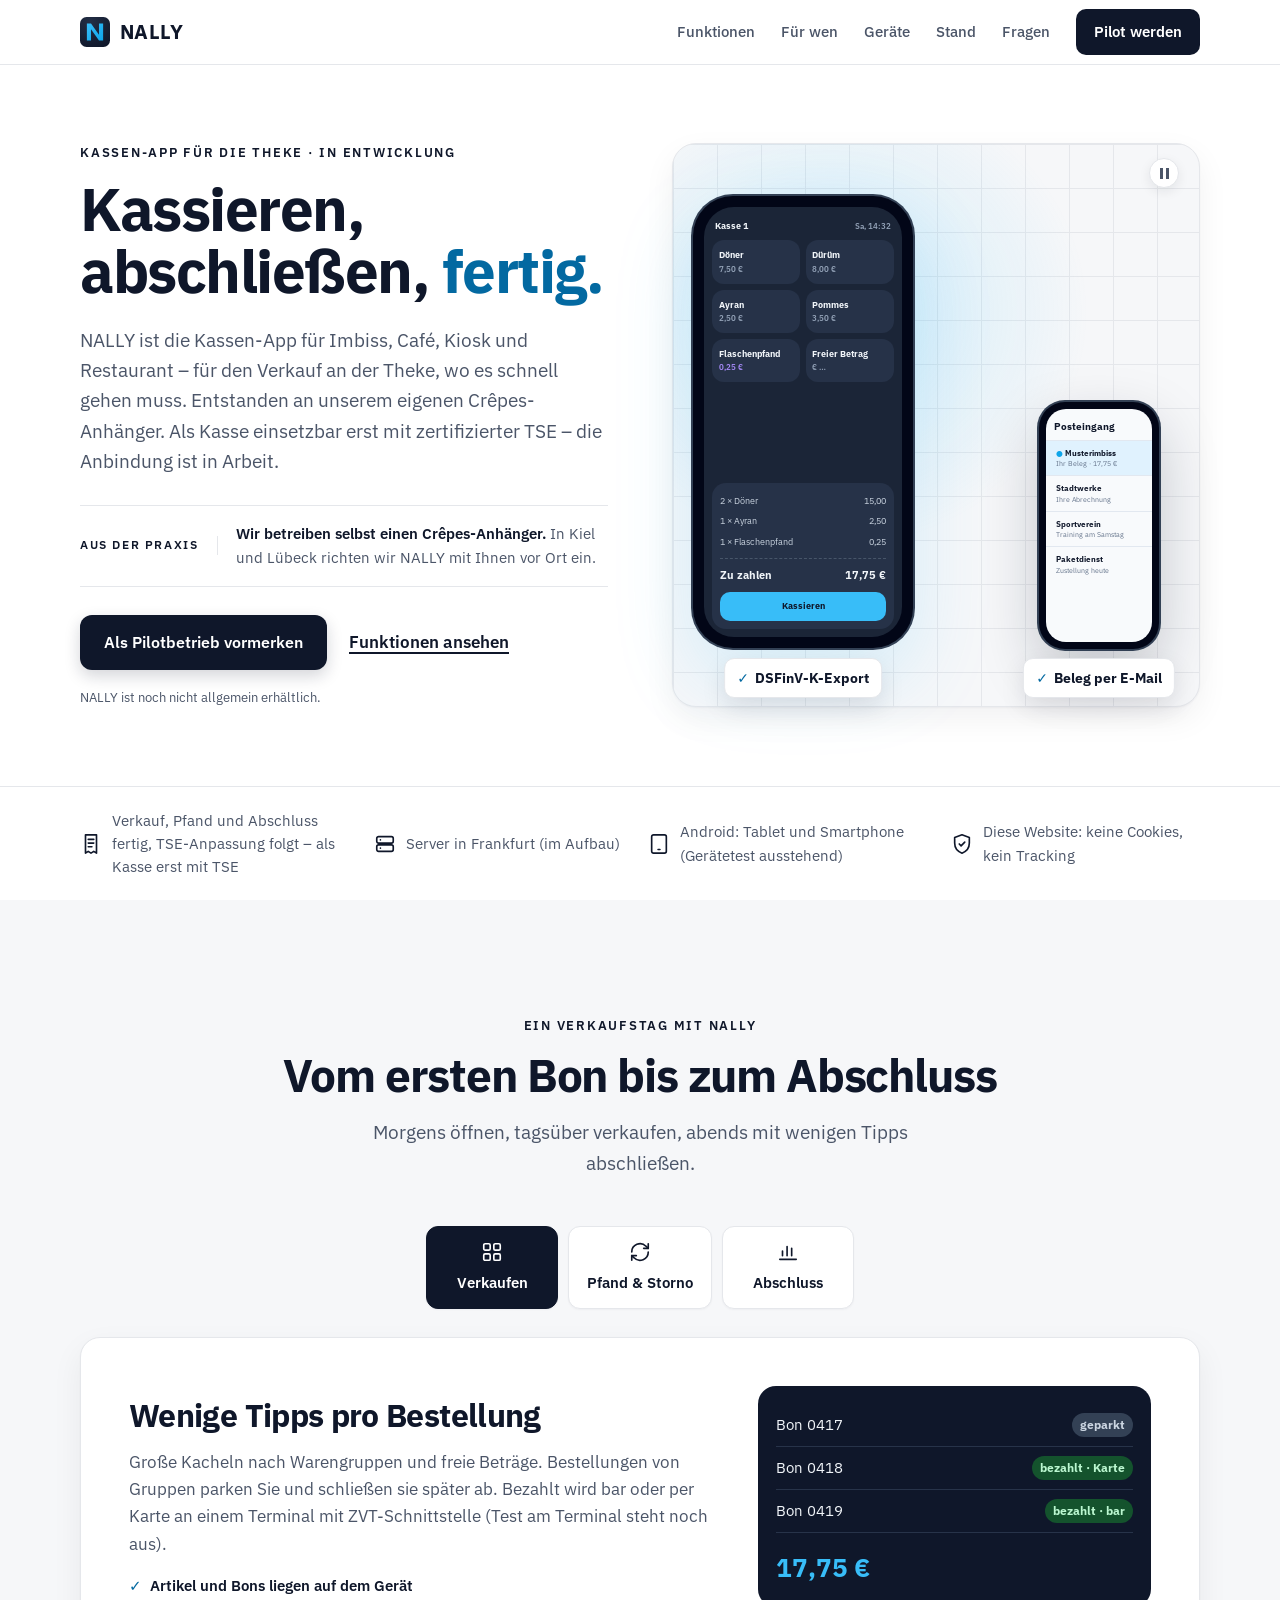
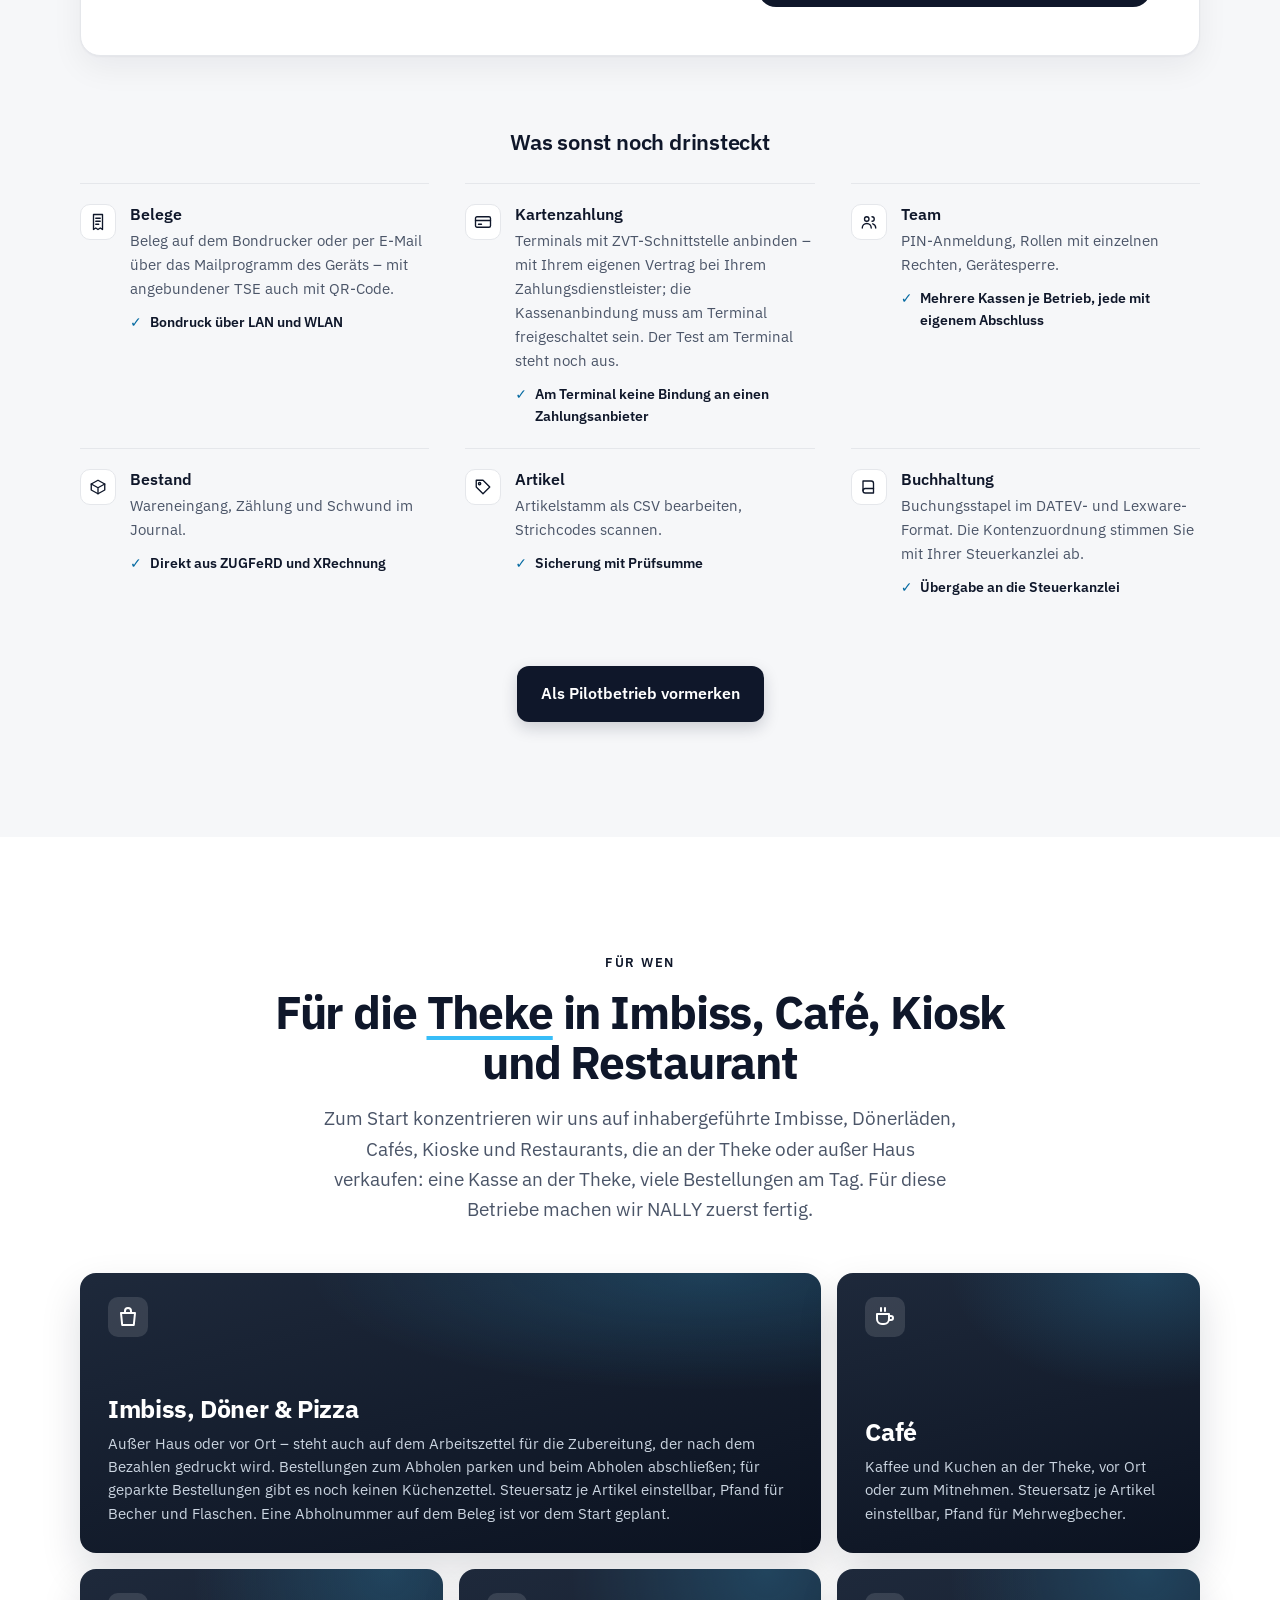
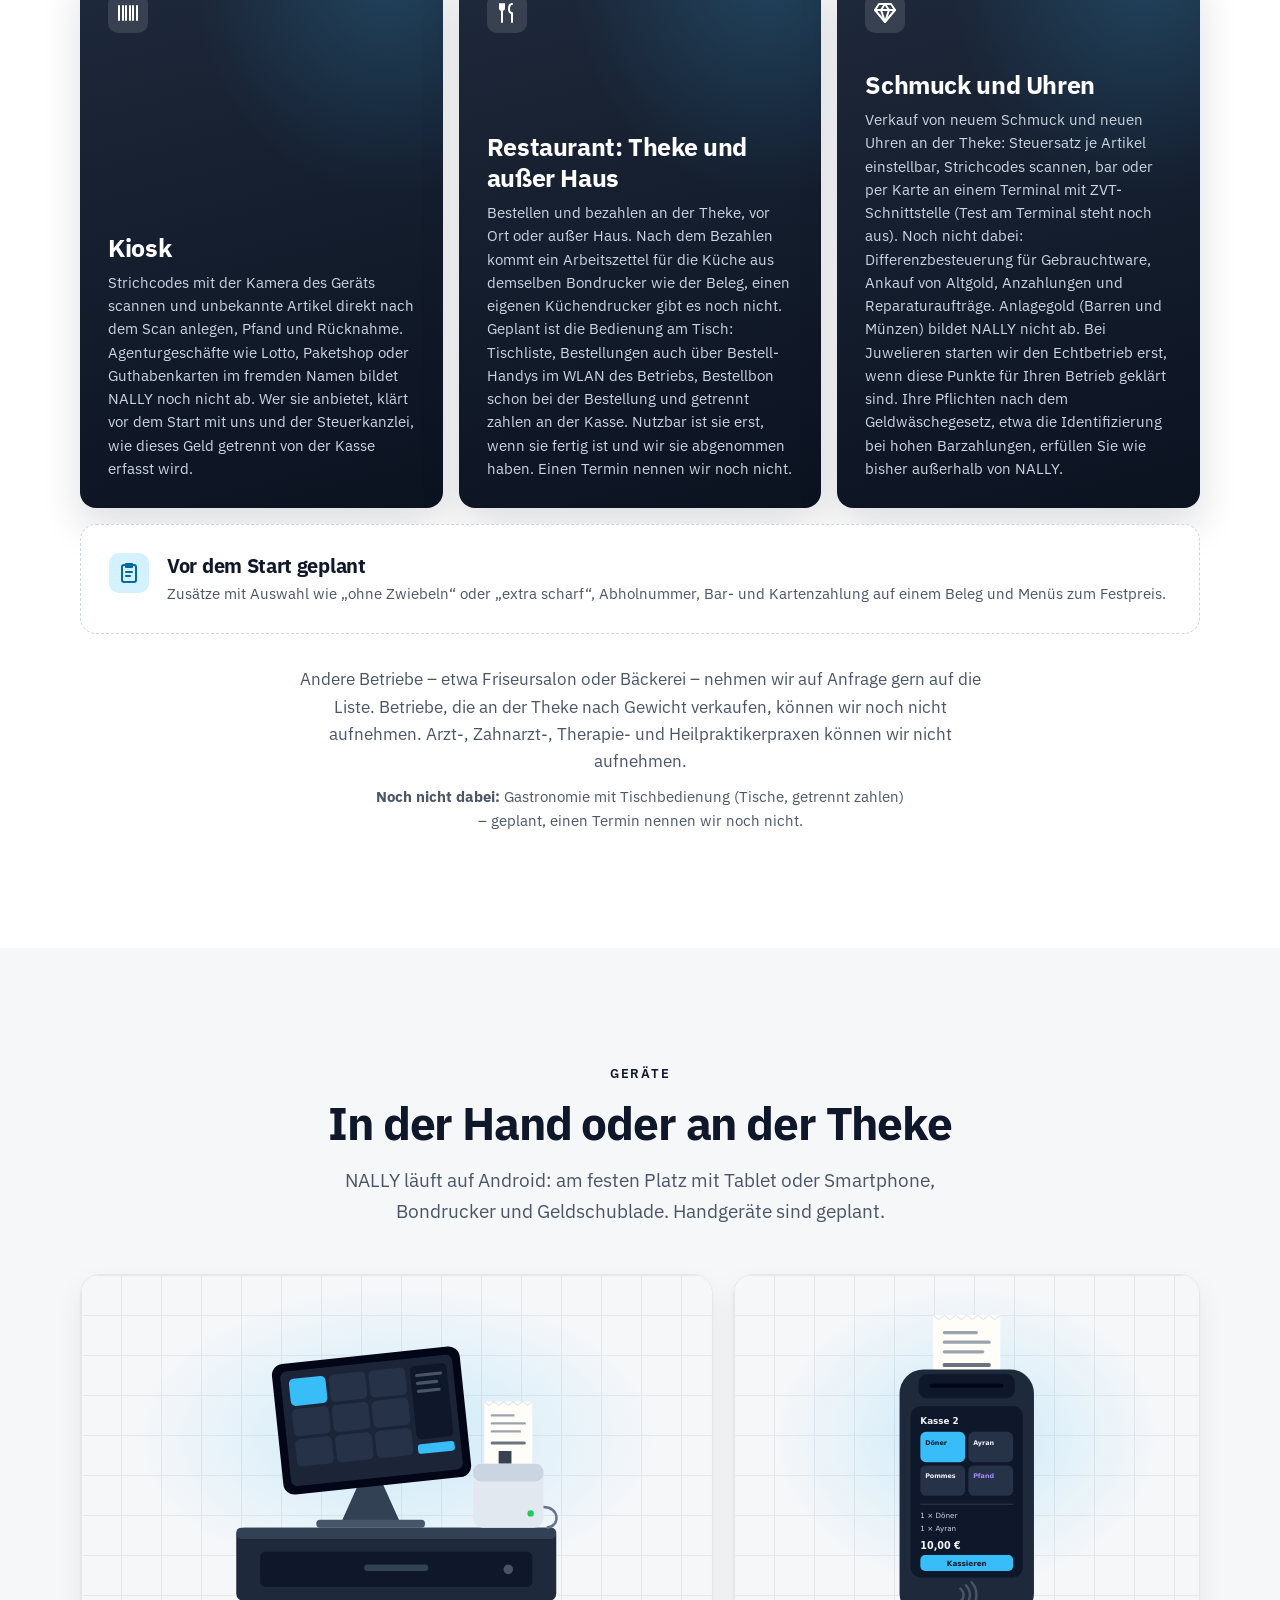
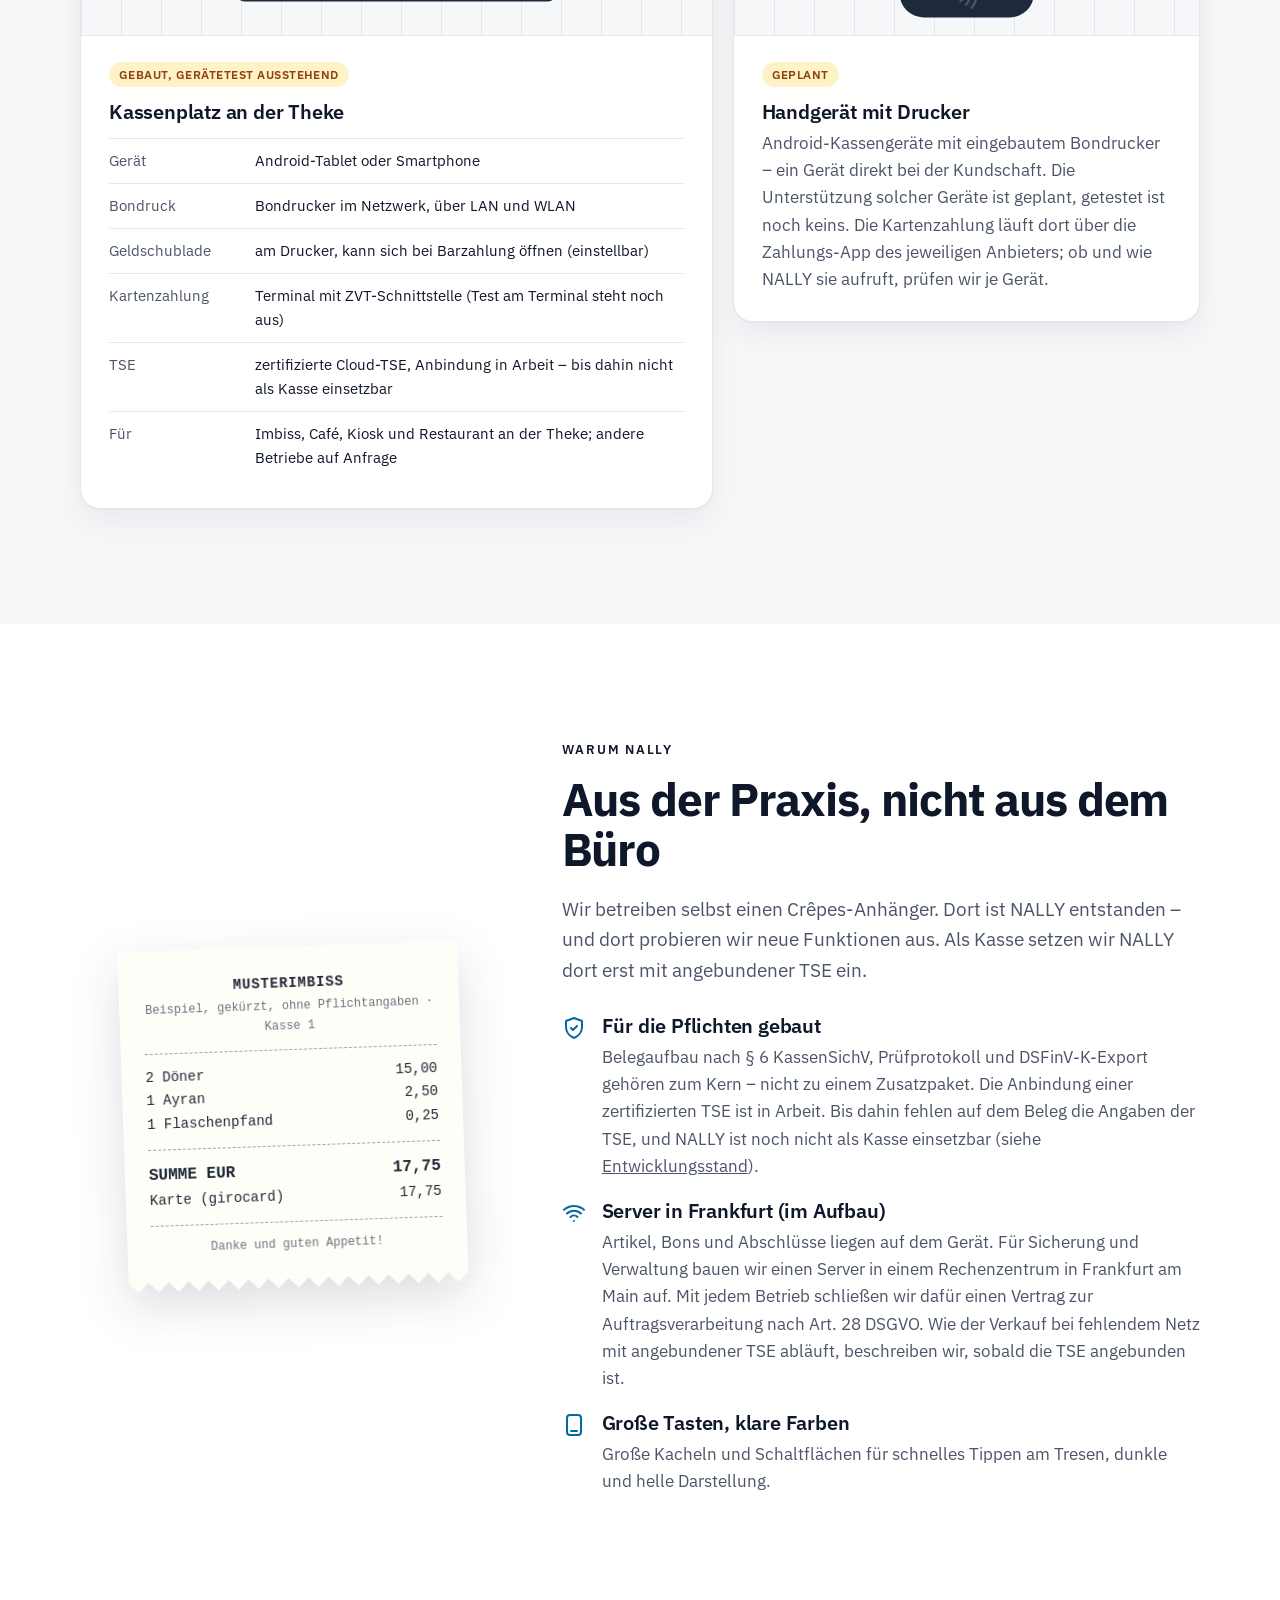
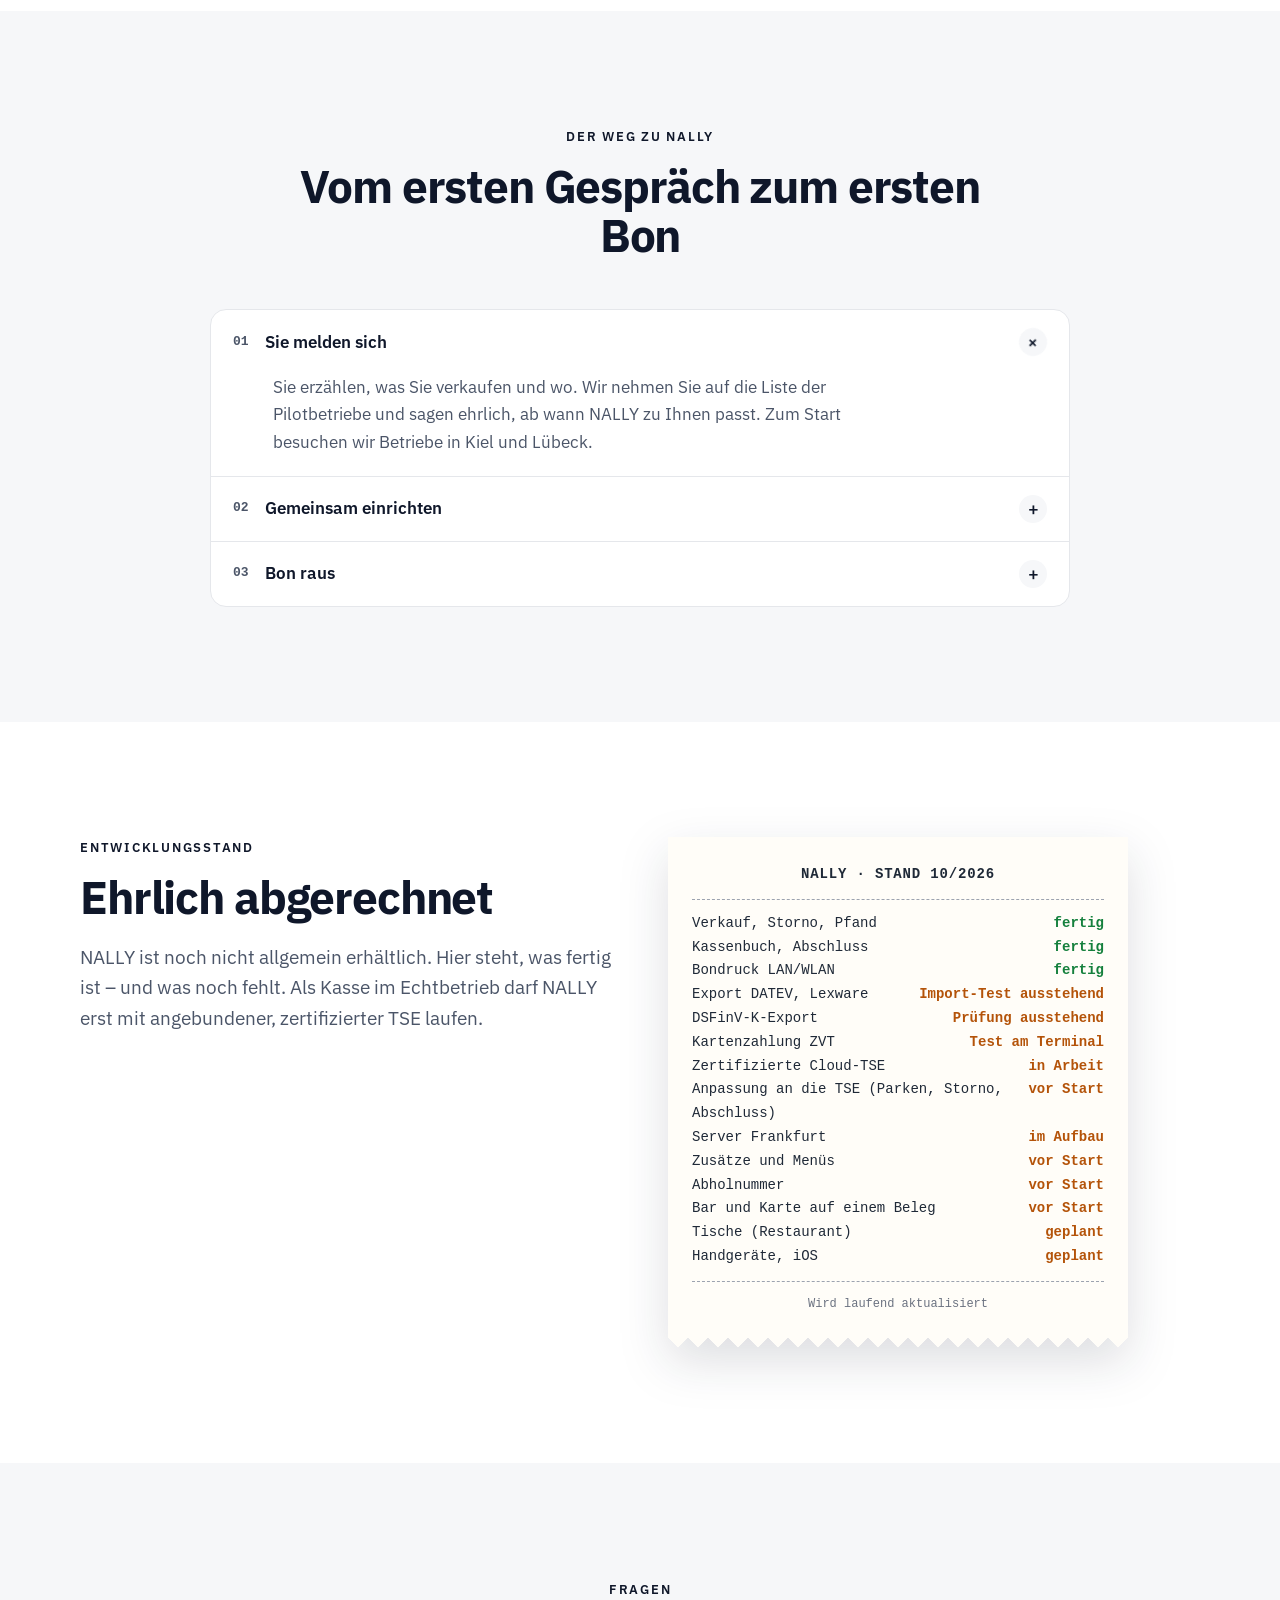
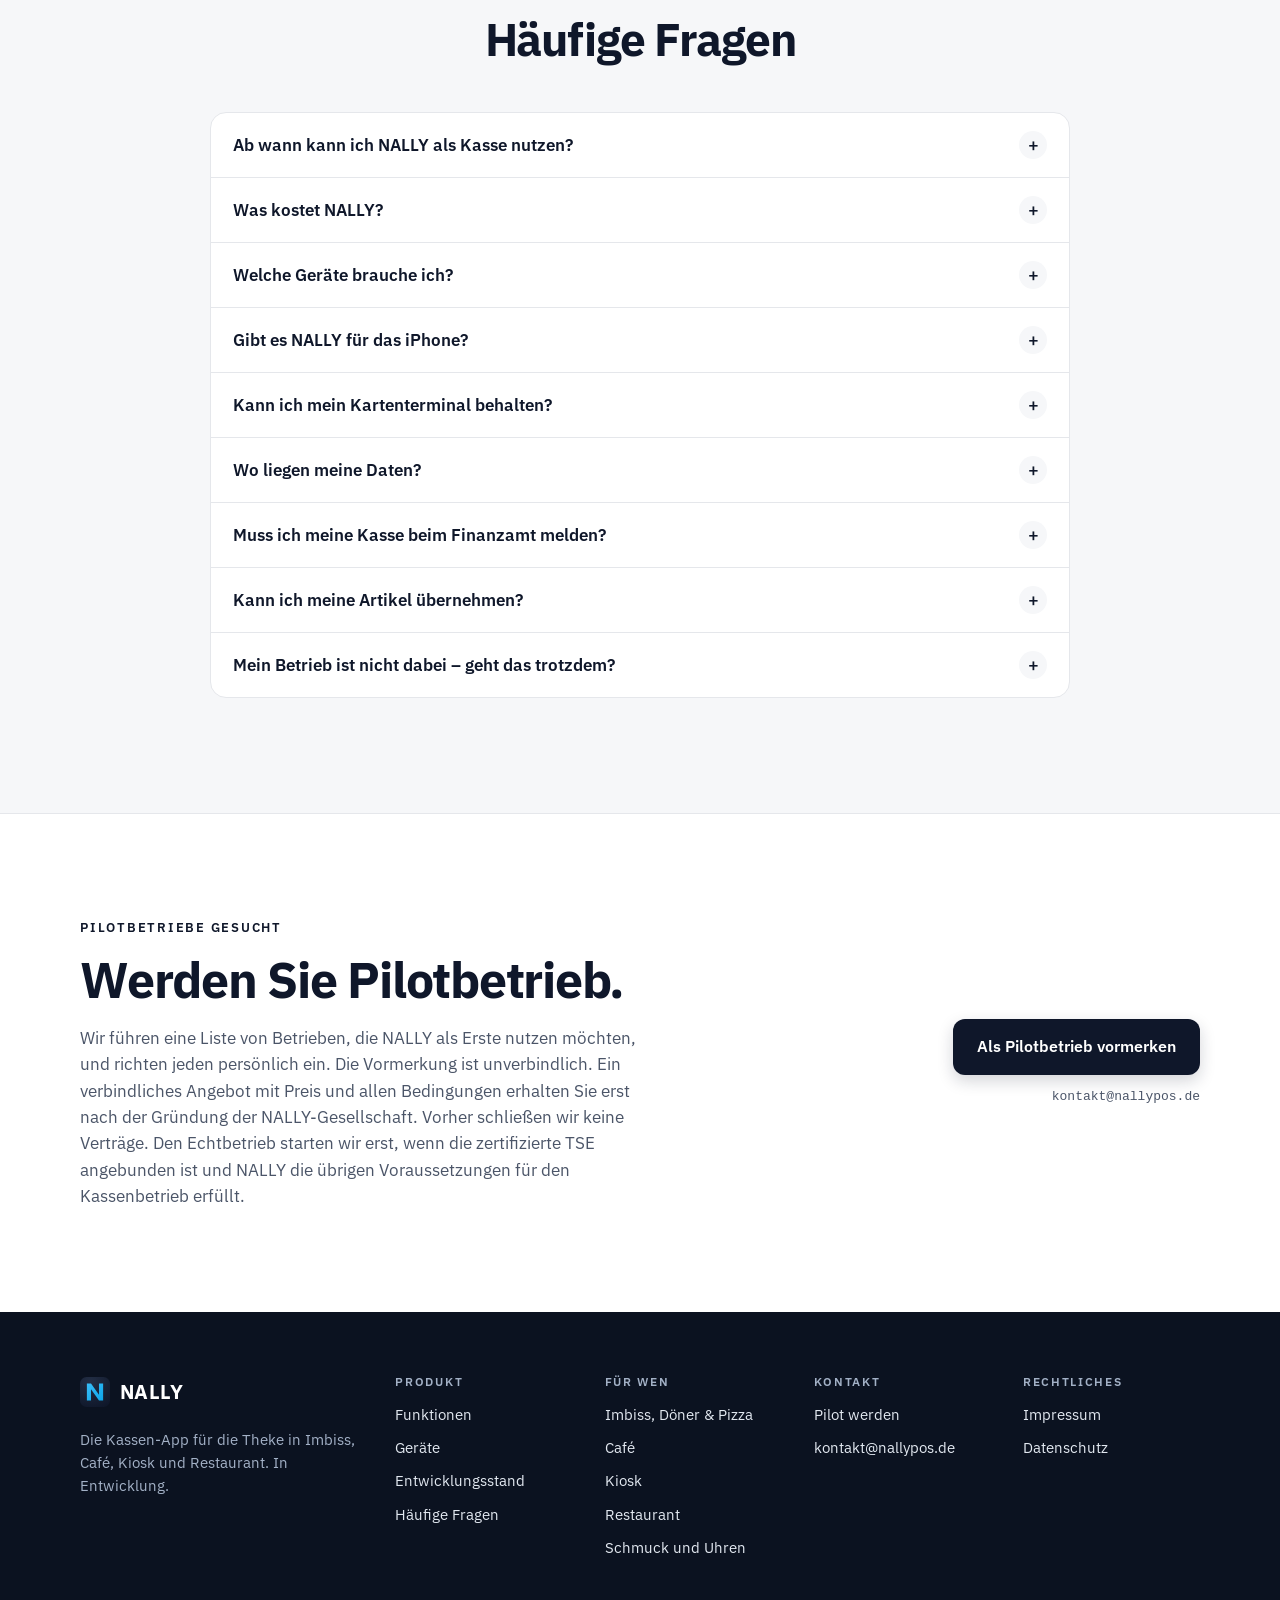
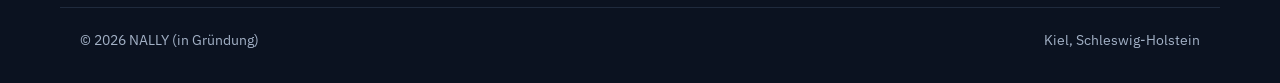
<file: site/index.html>
<!doctype html>
<html lang="de">
<head>
  <meta charset="utf-8">
  <meta name="viewport" content="width=device-width, initial-scale=1">
  <meta http-equiv="Content-Security-Policy" content="default-src 'none'; script-src 'self'; style-src 'self'; img-src 'self'; font-src 'self'; base-uri 'none'; form-action 'none'; upgrade-insecure-requests">
  <meta name="referrer" content="strict-origin-when-cross-origin">
  <title>NALLY – Kassen-App für die Theke: Imbiss, Café, Kiosk, Restaurant</title>
  <meta name="description" content="NALLY ist eine Kassen-App in Entwicklung für den Verkauf an der Theke – in Imbiss, Café, Kiosk und Restaurant (noch ohne Tischbedienung): schnell kassieren, Pfand, Kassenabschluss, DSFinV-K-Export. Als Kasse einsetzbar erst mit zertifizierter TSE, die Anbindung ist in Arbeit.">
  <link rel="canonical" href="https://nallypos.de/">
  <link rel="icon" href="favicon.svg" type="image/svg+xml">
  <link rel="preload" href="fonts/ibm-plex-sans-latin-400-normal.woff2" as="font" type="font/woff2" crossorigin>
  <link rel="preload" href="fonts/ibm-plex-sans-latin-700-normal.woff2" as="font" type="font/woff2" crossorigin>
  <link rel="stylesheet" href="styles.css">
</head>
<body>
  <a class="skip" href="#inhalt">Zum Inhalt springen</a>

  <header class="top">
    <div class="wrap top-inner">
      <a class="logo" href="./" aria-label="NALLY Startseite"><img class="logo-mark" src="logo.svg" alt="" width="30" height="30">NALLY</a>
      <nav class="menu" aria-label="Hauptnavigation">
        <a href="#funktionen">Funktionen</a>
        <a href="#branchen">Für wen</a>
        <a href="#geraete">Geräte</a>
        <a href="#stand">Stand</a>
        <a href="#fragen">Fragen</a>
        <a class="btn btn-ink btn-small" href="#kontakt">Pilot werden</a>
      </nav>
    </div>
  </header>

  <main id="inhalt">
    <!-- Einstieg: Text links, Kassen-Animation rechts auf heller Fläche -->
    <div class="hero">
      <div class="wrap hero-grid">
        <div class="hero-text">
          <p class="eyebrow">Kassen-App für die Theke · in Entwicklung</p>
          <h1>Kassieren, abschließen, <span class="hl">fertig.</span></h1>
          <p class="lead">NALLY ist die Kassen-App für Imbiss, Café, Kiosk und Restaurant – für den Verkauf an der Theke, wo es schnell gehen muss. Entstanden an unserem eigenen Crêpes-Anhänger. Als Kasse einsetzbar erst mit zertifizierter TSE – die Anbindung ist in Arbeit.</p>
          <div class="proof">
            <p class="proof-k">Aus der Praxis</p>
            <p><strong>Wir betreiben selbst einen Crêpes-Anhänger.</strong> In Kiel und Lübeck richten wir NALLY mit Ihnen vor Ort ein.</p>
          </div>
          <div class="hero-actions">
            <a class="btn btn-ink" href="#kontakt">Als Pilotbetrieb vormerken</a>
            <a class="link-u" href="#funktionen">Funktionen ansehen</a>
          </div>
          <p class="fine">NALLY ist noch nicht allgemein erhältlich.</p>
        </div>

        <div class="hero-visual">
        <div class="stage">
          <div class="stage-in">
          <!-- Pause-Schalter für alle Endlos-Animationen (WCAG 2.2.2); wirkt per CSS :has(), auch ohne Skript -->
          <label class="motion-toggle" title="Animationen anhalten oder fortsetzen"><input type="checkbox" id="still"><span class="sr-only">Animationen anhalten</span></label>
          <span class="float f2">Beleg per E-Mail</span>
          <span class="float f3">DSFinV-K-Export</span>
          <div class="phone" role="img" aria-label="Beispielhafter Verkauf in der NALLY-App: Artikel antippen, bar bezahlen, Beleg per E-Mail an das Handy der Kundin">
            <!-- Digitaler Beleg: steigt nach dem Bezahlen auf und wird wie durch einen Trichter zu Daten (Animation) -->
            <div class="phone-bon" aria-hidden="true">
              <b>BELEG · MUSTERIMBISS</b>
              <span>2 Döner 15,00</span>
              <span>1 Ayran 2,50</span>
              <span>1 Flaschenpfand 0,25</span>
              <b>SUMME 17,75</b>
            </div>
            <div class="screen" aria-hidden="true">
              <div class="screen-top">Kasse 1 <small>Sa, 14:32</small></div>
              <div class="tiles">
                <div class="tile t-schoko">Döner<span>7,50 €</span></div>
                <div class="tile">Dürüm<span>8,00 €</span></div>
                <div class="tile t-kaffee">Ayran<span>2,50 €</span></div>
                <div class="tile">Pommes<span>3,50 €</span></div>
                <div class="tile dep t-pfand">Flaschenpfand<span>0,25 €</span></div>
                <div class="tile">Freier Betrag<span>€ …</span></div>
              </div>
              <div class="cart">
                <div class="cart-row cr1"><span>2 × Döner</span><span>15,00</span></div>
                <div class="cart-row cr2"><span>1 × Ayran</span><span>2,50</span></div>
                <div class="cart-row cr3"><span>1 × Flaschenpfand</span><span>0,25</span></div>
                <div class="cart-sum"><span>Zu zahlen</span><span>17,75 €</span></div>
                <div class="pay">Kassieren</div>
              </div>
              <div class="paid"><span class="paid-check">✓</span><b>Bezahlt · bar</b><small>Beleg per E-Mail</small></div>
            </div>
          </div>
          <!-- Nullen und Einsen auf dem Weg zum Handy der Kundin -->
          <div class="bits" aria-hidden="true"><span>1</span><span>0</span><span>1</span><span>1</span><span>0</span><span>0</span><span>1</span><span>0</span><span>1</span><span>1</span></div>
          <!-- Handy der Kundin: der Beleg landet im Posteingang -->
          <div class="customer" aria-hidden="true">
            <div class="c-screen">
              <div class="c-toast">Neue E-Mail · Ihr Beleg</div>
              <div class="c-head">Posteingang</div>
              <div class="c-mail c-new"><b>Musterimbiss</b><span>Ihr Beleg · 17,75 €</span></div>
              <div class="c-mail"><b>Stadtwerke</b><span>Ihre Abrechnung</span></div>
              <div class="c-mail"><b>Sportverein</b><span>Training am Samstag</span></div>
              <div class="c-mail"><b>Paketdienst</b><span>Zustellung heute</span></div>
            </div>
          </div>
          </div>
        </div>
        </div>
      </div>
    </div>

    <!-- Leiste unter dem Einstieg: Tatsachen im Blickfang, Vorbehalte stehen im selben Punkt -->
    <ul class="trust wrap" role="list">
      <li><svg viewBox="0 0 24 24" fill="none" stroke="currentColor" stroke-width="1.8" stroke-linecap="round" stroke-linejoin="round" aria-hidden="true"><path d="M6 2h12v20l-3-2-3 2-3-2-3 2z"/><path d="M9 7h6M9 11h6M9 15h4"/></svg>Verkauf, Pfand und Abschluss fertig, TSE-Anpassung folgt – als Kasse erst mit TSE</li>
      <li><svg viewBox="0 0 24 24" fill="none" stroke="currentColor" stroke-width="1.8" stroke-linecap="round" stroke-linejoin="round" aria-hidden="true"><rect x="3" y="4" width="18" height="7" rx="2"/><rect x="3" y="13" width="18" height="7" rx="2"/><path d="M7 7.5h.01M7 16.5h.01"/></svg>Server in Frankfurt (im Aufbau)</li>
      <li><svg viewBox="0 0 24 24" fill="none" stroke="currentColor" stroke-width="1.8" stroke-linecap="round" stroke-linejoin="round" aria-hidden="true"><rect x="4" y="2" width="16" height="20" rx="2"/><path d="M11 18h2"/></svg>Android: Tablet und Smartphone (Gerätetest ausstehend)</li>
      <li><svg viewBox="0 0 24 24" fill="none" stroke="currentColor" stroke-width="1.8" stroke-linecap="round" stroke-linejoin="round" aria-hidden="true"><path d="M12 2 4 5v6c0 5 3.4 9.3 8 11 4.6-1.7 8-6 8-11V5z"/><path d="m9 12 2 2 4-4"/></svg>Diese Website: keine Cookies, kein Tracking</li>
    </ul>

    <!-- Ein Tag mit NALLY: Reiter mit Symbolen -->
    <section class="section soft" id="funktionen" aria-labelledby="h-funktionen">
      <div class="wrap">
        <div class="head center">
          <p class="eyebrow">Ein Verkaufstag mit NALLY</p>
          <h2 id="h-funktionen">Vom ersten Bon bis zum Abschluss</h2>
          <p class="lead">Morgens öffnen, tagsüber verkaufen, abends mit wenigen Tipps abschließen.</p>
        </div>

        <div class="tabs" role="tablist" aria-label="Ablauf eines Verkaufstags">
          <button role="tab" id="t-verkauf" aria-controls="p-verkauf" aria-selected="true"><svg viewBox="0 0 24 24" fill="none" stroke="currentColor" stroke-width="1.8" stroke-linecap="round" stroke-linejoin="round" aria-hidden="true"><rect x="3" y="3" width="7" height="7" rx="1.5"/><rect x="14" y="3" width="7" height="7" rx="1.5"/><rect x="3" y="14" width="7" height="7" rx="1.5"/><rect x="14" y="14" width="7" height="7" rx="1.5"/></svg>Verkaufen</button>
          <button role="tab" id="t-pfand" aria-controls="p-pfand" aria-selected="false" tabindex="-1"><svg viewBox="0 0 24 24" fill="none" stroke="currentColor" stroke-width="1.8" stroke-linecap="round" stroke-linejoin="round" aria-hidden="true"><path d="M3 12a9 9 0 0 1 15.5-6.3L21 8"/><path d="M21 3v5h-5"/><path d="M21 12a9 9 0 0 1-15.5 6.3L3 16"/><path d="M3 21v-5h5"/></svg>Pfand &amp; Storno</button>
          <button role="tab" id="t-abschluss" aria-controls="p-abschluss" aria-selected="false" tabindex="-1"><svg viewBox="0 0 24 24" fill="none" stroke="currentColor" stroke-width="1.8" stroke-linecap="round" stroke-linejoin="round" aria-hidden="true"><path d="M3 20h18"/><path d="M6 16v-5M11 16V6M16 16v-8"/></svg>Abschluss</button>
        </div>

        <div class="panel" role="tabpanel" id="p-verkauf" aria-labelledby="t-verkauf" tabindex="0">
          <div>
            <h3>Wenige Tipps pro Bestellung</h3>
            <p>Große Kacheln nach Warengruppen und freie Beträge. Bestellungen von Gruppen parken Sie und schließen sie später ab. Bezahlt wird bar oder per Karte an einem Terminal mit ZVT-Schnittstelle (Test am Terminal steht noch aus).</p>
            <p class="result">Artikel und Bons liegen auf dem Gerät</p>
          </div>
          <div class="mini" aria-hidden="true">
            <div class="mini-row"><span>Bon 0417</span><span class="pill-s">geparkt</span></div>
            <div class="mini-row"><span>Bon 0418</span><span class="pill-s ok">bezahlt · Karte</span></div>
            <div class="mini-row"><span>Bon 0419</span><span class="pill-s ok">bezahlt · bar</span></div>
            <div class="mini-big">17,75 €</div>
          </div>
        </div>

        <div class="panel" role="tabpanel" id="p-pfand" aria-labelledby="t-pfand" tabindex="0">
          <div>
            <h3>Pfand getrennt im Blick</h3>
            <p>Beliebig viele Pfandartikel mit eigener Farbe im Warenkorb, Rücknahme mit einem Tipp. Im Abschluss steht das Pfand getrennt. Storno und Teilstorno mit anteiliger Auszahlung – nachvollziehbar im Protokoll.</p>
            <p class="result">Jeder Storno mit Name und Uhrzeit</p>
          </div>
          <div class="mini" aria-hidden="true">
            <!-- Ein Becher wird über die Theke zurückgegeben (Animation) -->
            <svg class="cup-scene" viewBox="0 0 300 96">
              <rect x="0" y="80" width="300" height="6" rx="3" fill="#334155"/>
              <g class="cup-box">
                <rect x="14" y="48" width="78" height="32" rx="6" fill="#263248" stroke="#475569"/>
                <text x="53" y="69" text-anchor="middle" font-family="system-ui, sans-serif" font-size="11" font-weight="700" fill="#a78bfa">Rücknahme</text>
              </g>
              <g class="cup">
                <path d="M0 0h30l-4 40H4z" fill="#f1f5f9"/>
                <rect x="-3" y="-5" width="36" height="7" rx="3" fill="#a78bfa"/>
                <rect x="5" y="14" width="20" height="10" rx="2" fill="#a78bfa" opacity=".55"/>
              </g>
              <text class="cup-minus" x="53" y="38" text-anchor="middle" font-family="system-ui, sans-serif" font-size="16" font-weight="800" fill="#a78bfa">−1,00 €</text>
            </svg>
            <div class="mini-row"><span>Becherpfand</span><span class="dep-t">+1,00</span></div>
            <div class="mini-row"><span>Pfand-Rücknahme</span><span class="dep-t">−1,00</span></div>
            <div class="mini-row"><span>Teilstorno Bon 0412</span><span>−3,50</span></div>
            <div class="mini-big">Protokoll ✓</div>
          </div>
        </div>

        <div class="panel" role="tabpanel" id="p-abschluss" aria-labelledby="t-abschluss" tabindex="0">
          <div>
            <h3>Der Abend gehört wieder Ihnen</h3>
            <p>Kassensturz, Z-Bericht und Kassenbuch mit Einlage und Entnahme. Für die Buchhaltung gibt es den Buchungsstapel im DATEV- und Lexware-Format, dazu den DSFinV-K-Export (gebaut, Prüfung mit einem Prüfwerkzeug steht noch aus).</p>
            <p class="result">Z-Bericht auf Knopfdruck</p>
          </div>
          <div class="mini" aria-hidden="true">
            <div class="mini-row"><span>Umsatz bar</span><span>612,40</span></div>
            <div class="mini-row"><span>Umsatz Karte</span><span>845,10</span></div>
            <div class="mini-row"><span>davon Pfand (saldiert)</span><span class="dep-t">38,00</span></div>
            <div class="mini-big"><span class="count" data-count="1457.50">1.457,50</span> €</div>
            <div class="mini-cap">Tagesumsatz · Z-Bericht 0093</div>
          </div>
        </div>

        <!-- Funktionen als Liste mit Symbolen -->
        <h3 class="incl-h" id="h-alles">Was sonst noch drinsteckt</h3>
        <ul class="incl" role="list" aria-labelledby="h-alles">
          <li>
            <svg viewBox="0 0 24 24" fill="none" stroke="currentColor" stroke-width="1.8" stroke-linecap="round" stroke-linejoin="round" aria-hidden="true"><path d="M6 2h12v20l-3-2-3 2-3-2-3 2z"/><path d="M9 7h6M9 11h6M9 15h4"/></svg>
            <div><h4>Belege</h4><p>Beleg auf dem Bondrucker oder per E-Mail über das Mailprogramm des Geräts – mit angebundener TSE auch mit QR-Code.</p><p class="result">Bondruck über LAN und WLAN</p></div>
          </li>
          <li>
            <svg viewBox="0 0 24 24" fill="none" stroke="currentColor" stroke-width="1.8" stroke-linecap="round" stroke-linejoin="round" aria-hidden="true"><rect x="2" y="5" width="20" height="14" rx="2"/><path d="M2 10h20M6 15h4"/></svg>
            <div><h4>Kartenzahlung</h4><p>Terminals mit ZVT-Schnittstelle anbinden – mit Ihrem eigenen Vertrag bei Ihrem Zahlungsdienstleister; die Kassenanbindung muss am Terminal freigeschaltet sein. Der Test am Terminal steht noch aus.</p><p class="result">Am Terminal keine Bindung an einen Zahlungsanbieter</p></div>
          </li>
          <li>
            <svg viewBox="0 0 24 24" fill="none" stroke="currentColor" stroke-width="1.8" stroke-linecap="round" stroke-linejoin="round" aria-hidden="true"><circle cx="9" cy="8" r="3"/><path d="M3 20a6 6 0 0 1 12 0"/><path d="M16 5a3 3 0 0 1 0 6M21 20a6 6 0 0 0-4-5.6"/></svg>
            <div><h4>Team</h4><p>PIN-Anmeldung, Rollen mit einzelnen Rechten, Gerätesperre.</p><p class="result">Mehrere Kassen je Betrieb, jede mit eigenem Abschluss</p></div>
          </li>
          <li>
            <svg viewBox="0 0 24 24" fill="none" stroke="currentColor" stroke-width="1.8" stroke-linecap="round" stroke-linejoin="round" aria-hidden="true"><path d="M21 8 12 3 3 8v8l9 5 9-5z"/><path d="m3 8 9 5 9-5M12 13v8"/></svg>
            <div><h4>Bestand</h4><p>Wareneingang, Zählung und Schwund im Journal.</p><p class="result">Direkt aus ZUGFeRD und XRechnung</p></div>
          </li>
          <li>
            <svg viewBox="0 0 24 24" fill="none" stroke="currentColor" stroke-width="1.8" stroke-linecap="round" stroke-linejoin="round" aria-hidden="true"><path d="M3 12V3h9l9 9-9 9z"/><circle cx="7.5" cy="7.5" r="1.5"/></svg>
            <div><h4>Artikel</h4><p>Artikelstamm als CSV bearbeiten, Strichcodes scannen.</p><p class="result">Sicherung mit Prüfsumme</p></div>
          </li>
          <li>
            <svg viewBox="0 0 24 24" fill="none" stroke="currentColor" stroke-width="1.8" stroke-linecap="round" stroke-linejoin="round" aria-hidden="true"><path d="M4 4h11a3 3 0 0 1 3 3v13H7a3 3 0 0 1-3-3z"/><path d="M4 17a3 3 0 0 1 3-3h11"/></svg>
            <div><h4>Buchhaltung</h4><p>Buchungsstapel im DATEV- und Lexware-Format. Die Kontenzuordnung stimmen Sie mit Ihrer Steuerkanzlei ab.</p><p class="result">Übergabe an die Steuerkanzlei</p></div>
          </li>
        </ul>
        <div class="center-cta"><a class="btn btn-ink" href="#kontakt">Als Pilotbetrieb vormerken</a></div>
      </div>
    </section>

    <!-- Für wen: fertige Funktionen sind durch die App gedeckt, Geplantes ist als geplant benannt -->
    <section class="section" id="branchen" aria-labelledby="h-branchen">
      <div class="wrap">
        <div class="head center">
          <p class="eyebrow">Für wen</p>
          <h2 id="h-branchen">Für die <span class="ul">Theke</span> in Imbiss, Café, Kiosk und Restaurant</h2>
          <p class="lead">Zum Start konzentrieren wir uns auf inhabergeführte Imbisse, Dönerläden, Cafés, Kioske und Restaurants, die an der Theke oder außer Haus verkaufen: eine Kasse an der Theke, viele Bestellungen am Tag. Für diese Betriebe machen wir NALLY zuerst fertig.</p>
        </div>
        <ul class="branches" role="list">
          <li class="branch wide">
            <svg viewBox="0 0 24 24" fill="none" stroke="currentColor" stroke-width="2" stroke-linecap="round" stroke-linejoin="round" aria-hidden="true"><path d="M5 8h14l-1.2 12H6.2z"/><path d="M9 8V6a3 3 0 0 1 6 0v2"/></svg>
            <h3>Imbiss, Döner &amp; Pizza</h3>
            <p>Außer Haus oder vor Ort – steht auch auf dem Arbeitszettel für die Zubereitung, der nach dem Bezahlen gedruckt wird. Bestellungen zum Abholen parken und beim Abholen abschließen; für geparkte Bestellungen gibt es noch keinen Küchenzettel. Steuersatz je Artikel einstellbar, Pfand für Becher und Flaschen. Eine Abholnummer auf dem Beleg ist vor dem Start geplant.</p>
          </li>
          <li class="branch">
            <svg viewBox="0 0 24 24" fill="none" stroke="currentColor" stroke-width="2" stroke-linecap="round" stroke-linejoin="round" aria-hidden="true"><path d="M4 9h12v5a5 5 0 0 1-5 5H9a5 5 0 0 1-5-5z"/><path d="M16 11h2a2 2 0 0 1 0 4h-2"/><path d="M8 3v3M12 3v3"/></svg>
            <h3>Café</h3>
            <p>Kaffee und Kuchen an der Theke, vor Ort oder zum Mitnehmen. Steuersatz je Artikel einstellbar, Pfand für Mehrwegbecher.</p>
          </li>
          <li class="branch">
            <svg viewBox="0 0 24 24" fill="none" stroke="currentColor" stroke-width="2" stroke-linecap="round" stroke-linejoin="round" aria-hidden="true"><path d="M3 5v14M7 5v14M10 5v14M14 5v14M17 5v14M21 5v14"/></svg>
            <h3>Kiosk</h3>
            <p>Strichcodes mit der Kamera des Geräts scannen und unbekannte Artikel direkt nach dem Scan anlegen, Pfand und Rücknahme. Agenturgeschäfte wie Lotto, Paketshop oder Guthabenkarten im fremden Namen bildet NALLY noch nicht ab. Wer sie anbietet, klärt vor dem Start mit uns und der Steuerkanzlei, wie dieses Geld getrennt von der Kasse erfasst wird.</p>
          </li>
          <li class="branch">
            <svg viewBox="0 0 24 24" fill="none" stroke="currentColor" stroke-width="2" stroke-linecap="round" stroke-linejoin="round" aria-hidden="true"><path d="M7 3v8M5 3v4a2 2 0 0 0 4 0V3M7 11v10"/><path d="M17 3c-2 0-3 2-3 5s1 4 3 4v9"/></svg>
            <h3>Restaurant: Theke und außer Haus</h3>
            <p>Bestellen und bezahlen an der Theke, vor Ort oder außer Haus. Nach dem Bezahlen kommt ein Arbeitszettel für die Küche aus demselben Bondrucker wie der Beleg, einen eigenen Küchendrucker gibt es noch nicht. Geplant ist die Bedienung am Tisch: Tischliste, Bestellungen auch über Bestell-Handys im WLAN des Betriebs, Bestellbon schon bei der Bestellung und getrennt zahlen an der Kasse. Nutzbar ist sie erst, wenn sie fertig ist und wir sie abgenommen haben. Einen Termin nennen wir noch nicht.</p>
          </li>
          <li class="branch">
            <svg viewBox="0 0 24 24" fill="none" stroke="currentColor" stroke-width="2" stroke-linecap="round" stroke-linejoin="round" aria-hidden="true"><path d="M6 3h12l4 6-10 12L2 9z"/><path d="M2 9h20M12 21 8 9l4-6 4 6z"/></svg>
            <h3>Schmuck und Uhren</h3>
            <p>Verkauf von neuem Schmuck und neuen Uhren an der Theke: Steuersatz je Artikel einstellbar, Strichcodes scannen, bar oder per Karte an einem Terminal mit ZVT-Schnittstelle (Test am Terminal steht noch aus). Noch nicht dabei: Differenzbesteuerung für Gebrauchtware, Ankauf von Altgold, Anzahlungen und Reparaturaufträge. Anlagegold (Barren und Münzen) bildet NALLY nicht ab. Bei Juwelieren starten wir den Echtbetrieb erst, wenn diese Punkte für Ihren Betrieb geklärt sind. Ihre Pflichten nach dem Geldwäschegesetz, etwa die Identifizierung bei hohen Barzahlungen, erfüllen Sie wie bisher außerhalb von NALLY.</p>
          </li>
          <li class="branch plan">
            <svg viewBox="0 0 24 24" fill="none" stroke="currentColor" stroke-width="2" stroke-linecap="round" stroke-linejoin="round" aria-hidden="true"><rect x="5" y="4" width="14" height="17" rx="2"/><path d="M9 3h6v3H9z"/><path d="M9 11h6M9 15h4"/></svg>
            <h3>Vor dem Start geplant</h3>
            <p>Zusätze mit Auswahl wie „ohne Zwiebeln“ oder „extra scharf“, Abholnummer, Bar- und Kartenzahlung auf einem Beleg und Menüs zum Festpreis.</p>
          </li>
        </ul>
        <p class="also">Andere Betriebe – etwa Friseursalon oder Bäckerei – nehmen wir auf Anfrage gern auf die Liste. Betriebe, die an der Theke nach Gewicht verkaufen, können wir noch nicht aufnehmen. Arzt-, Zahnarzt-, Therapie- und Heilpraktikerpraxen können wir nicht aufnehmen.</p>
        <p class="not-yet"><strong>Noch nicht dabei:</strong> Gastronomie mit Tischbedienung (Tische, getrennt zahlen) – geplant, einen Termin nennen wir noch nicht.</p>
      </div>
    </section>

    <!-- Geräte: Zeichnung und Steckbrief je Gerät -->
    <section class="section soft" id="geraete" aria-labelledby="h-geraete">
      <div class="wrap">
        <div class="head center">
          <p class="eyebrow">Geräte</p>
          <h2 id="h-geraete">In der Hand oder an der Theke</h2>
          <p class="lead">NALLY läuft auf Android: am festen Platz mit Tablet oder Smartphone, Bondrucker und Geldschublade. Handgeräte sind geplant.</p>
        </div>

        <div class="devices">
          <figure class="device">
            <div class="device-art">
              <svg viewBox="0 0 480 400" role="img" aria-labelledby="svg-theke">
                <title id="svg-theke">Kassenplatz an der Theke: Tablet auf einem Ständer, daneben ein Bondrucker, darunter eine Geldschublade</title>
                <!-- Geldschublade -->
                <rect x="40" y="276" width="400" height="92" rx="10" fill="#1e293b"/>
                <rect x="40" y="276" width="400" height="14" rx="6" fill="#334155"/>
                <g class="anim-drawer">
                <rect x="70" y="306" width="340" height="44" rx="6" fill="#0f172a"/>
                <rect x="200" y="322" width="80" height="8" rx="4" fill="#334155"/>
                <circle cx="380" cy="328" r="6" fill="#475569"/>
                </g>
                <!-- Tablet-Ständer -->
                <path d="M170 272l26-58h24l26 58z" fill="#334155"/>
                <rect x="140" y="266" width="136" height="10" rx="5" fill="#475569"/>
                <!-- Tablet -->
                <g transform="rotate(-6 208 150)">
                  <rect x="92" y="60" width="236" height="164" rx="14" fill="#020617"/>
                  <rect x="102" y="70" width="216" height="144" rx="8" fill="#1b2537"/>
                  <g>
                    <rect x="112" y="80" width="46" height="34" rx="6" fill="#38bdf8"/>
                    <rect x="162" y="80" width="46" height="34" rx="6" fill="#263248"/>
                    <rect x="212" y="80" width="46" height="34" rx="6" fill="#263248"/>
                    <rect x="112" y="118" width="46" height="34" rx="6" fill="#263248"/>
                    <rect x="162" y="118" width="46" height="34" rx="6" fill="#263248"/>
                    <rect x="212" y="118" width="46" height="34" rx="6" fill="#263248"/>
                    <rect x="112" y="156" width="46" height="34" rx="6" fill="#263248"/>
                    <rect x="162" y="156" width="46" height="34" rx="6" fill="#263248"/>
                    <rect x="212" y="156" width="46" height="34" rx="6" fill="#263248"/>
                    <rect x="264" y="80" width="46" height="92" rx="6" fill="#0f172a"/>
                    <rect x="270" y="90" width="34" height="4" rx="2" fill="#475569"/>
                    <rect x="270" y="100" width="28" height="4" rx="2" fill="#475569"/>
                    <rect x="270" y="110" width="30" height="4" rx="2" fill="#475569"/>
                    <rect x="264" y="178" width="46" height="12" rx="4" fill="#38bdf8"/>
                  </g>
                </g>
                <!-- Bon (liegt hinter dem Drucker und wächst beim Animieren aus ihm heraus) -->
                <g class="anim-bon-theke">
                <path d="M350 118h60v82h-60z" fill="var(--paper)"/>
                <path d="M350 118l6 5 6-5 6 5 6-5 6 5 6-5 6 5 6-5 6 5 6-5" fill="none" stroke="var(--line)" stroke-width="1.5"/>
                <g fill="#9ca3af"><rect x="358" y="134" width="30" height="3" rx="1.5"/><rect x="358" y="144" width="44" height="3" rx="1.5"/><rect x="358" y="154" width="38" height="3" rx="1.5"/><rect x="358" y="168" width="44" height="4" rx="2" fill="#6b7280"/></g>
                <rect x="368" y="180" width="16" height="16" fill="#374151"/>
                </g>
                <!-- Bondrucker -->
                <rect x="336" y="196" width="88" height="80" rx="12" fill="#e2e8f0"/>
                <rect x="336" y="196" width="88" height="22" rx="10" fill="#cbd5e1"/>
                <circle class="anim-led" cx="408" cy="258" r="4" fill="#22c55e"/>
                <!-- Kabel Drucker zu Schublade -->
                <path d="M424 250c20 0 22 24 4 26" fill="none" stroke="#64748b" stroke-width="3"/>
              </svg>
            </div>
            <figcaption>
              <span class="tag-soon">gebaut, Gerätetest ausstehend</span>
              <h3>Kassenplatz an der Theke</h3>
              <!-- Steckbrief: dieselben Aussagen wie im bisherigen Text, nur als Zeilen -->
              <dl class="spec">
                <div><dt>Gerät</dt><dd>Android-Tablet oder Smartphone</dd></div>
                <div><dt>Bondruck</dt><dd>Bondrucker im Netzwerk, über LAN und WLAN</dd></div>
                <div><dt>Geldschublade</dt><dd>am Drucker, kann sich bei Barzahlung öffnen (einstellbar)</dd></div>
                <div><dt>Kartenzahlung</dt><dd>Terminal mit ZVT-Schnittstelle (Test am Terminal steht noch aus)</dd></div>
                <div><dt>TSE</dt><dd>zertifizierte Cloud-TSE, Anbindung in Arbeit – bis dahin nicht als Kasse einsetzbar</dd></div>
                <div><dt>Für</dt><dd>Imbiss, Café, Kiosk und Restaurant an der Theke; andere Betriebe auf Anfrage</dd></div>
              </dl>
            </figcaption>
          </figure>

          <figure class="device">
            <div class="device-art">
              <svg viewBox="0 0 260 400" role="img" aria-labelledby="svg-hand">
                <title id="svg-hand">Android-Kassengerät in der Hand mit eingebautem Bondrucker, aus dem ein Beleg kommt</title>
                <!-- Bon aus dem Drucker -->
                <g class="anim-bon-hand">
                <path d="M88 10h84v92H88z" fill="var(--paper)"/>
                <path d="M88 10l7 6 7-6 7 6 7-6 7 6 7-6 7 6 7-6 7 6 7-6 7 6 7-6" fill="none" stroke="var(--line)" stroke-width="1.5"/>
                <g fill="#9ca3af"><rect x="100" y="30" width="44" height="4" rx="2"/><rect x="100" y="42" width="60" height="4" rx="2"/><rect x="100" y="54" width="52" height="4" rx="2"/><rect x="100" y="70" width="60" height="5" rx="2" fill="#6b7280"/></g>
                </g>
                <!-- Gerät -->
                <rect x="46" y="78" width="168" height="310" rx="30" fill="#1e293b"/>
                <rect x="70" y="84" width="120" height="30" rx="10" fill="#0f172a"/>
                <rect x="84" y="96" width="92" height="5" rx="2.5" fill="#020617"/>
                <!-- Bildschirm -->
                <rect x="60" y="124" width="140" height="214" rx="12" fill="#0f172a"/>
                <text x="72" y="146" font-family="system-ui, sans-serif" font-size="11" font-weight="800" fill="#f1f5f9">Kasse 2</text>
                <rect x="72" y="156" width="56" height="38" rx="7" fill="#38bdf8"/>
                <rect x="132" y="156" width="56" height="38" rx="7" fill="#263248"/>
                <rect x="72" y="198" width="56" height="38" rx="7" fill="#263248"/>
                <rect x="132" y="198" width="56" height="38" rx="7" fill="#263248"/>
                <g font-family="system-ui, sans-serif" font-size="8" font-weight="700"><text x="78" y="172" fill="#0f172a">Döner</text><text x="138" y="172" fill="#f1f5f9">Ayran</text><text x="78" y="214" fill="#f1f5f9">Pommes</text><text x="138" y="214" fill="#a78bfa">Pfand</text></g>
                <rect x="72" y="246" width="116" height="1" fill="#33415c"/>
                <g font-family="system-ui, sans-serif" font-size="9" fill="#cbd5e1"><text x="72" y="264">1 × Döner</text><text x="72" y="280">1 × Ayran</text></g>
                <text x="72" y="302" font-family="system-ui, sans-serif" font-size="12" font-weight="800" fill="#f1f5f9">10,00 €</text>
                <rect x="72" y="310" width="116" height="20" rx="6" fill="#38bdf8"/>
                <text x="130" y="324" text-anchor="middle" font-family="system-ui, sans-serif" font-size="9" font-weight="800" fill="#0f172a">Kassieren</text>
                <!-- Kontaktlos-Zeichen -->
                <g fill="none" stroke="#475569" stroke-width="3" stroke-linecap="round"><path d="M122 352a10 10 0 0 1 0 16"/><path d="M129 348a17 17 0 0 1 0 24"/><path d="M136 344a24 24 0 0 1 0 32"/></g>
              </svg>
            </div>
            <figcaption>
              <span class="tag-soon">geplant</span>
              <h3>Handgerät mit Drucker</h3>
              <p>Android-Kassengeräte mit eingebautem Bondrucker – ein Gerät direkt bei der Kundschaft. Die Unterstützung solcher Geräte ist geplant, getestet ist noch keins. Die Kartenzahlung läuft dort über die Zahlungs-App des jeweiligen Anbieters; ob und wie NALLY sie aufruft, prüfen wir je Gerät.</p>
            </figcaption>
          </figure>
        </div>
      </div>
    </section>

    <!-- Warum NALLY -->
    <section class="section" id="warum" aria-labelledby="h-warum">
      <div class="wrap why">
        <div class="bon-wrap"><div class="bon" aria-hidden="true">
          <div class="bon-head">MUSTERIMBISS</div>
          <div class="bon-sub">Beispiel, gekürzt, ohne Pflichtangaben · Kasse 1</div>
          <hr>
          <div class="bon-row"><span>2 Döner</span><span>15,00</span></div>
          <div class="bon-row"><span>1 Ayran</span><span>2,50</span></div>
          <div class="bon-row"><span>1 Flaschenpfand</span><span>0,25</span></div>
          <hr>
          <div class="bon-row bon-sum"><span>SUMME EUR</span><span>17,75</span></div>
          <div class="bon-row"><span>Karte (girocard)</span><span>17,75</span></div>
          <hr>
          <div class="bon-sub">Danke und guten Appetit!</div>
        </div></div>
        <div>
          <p class="eyebrow">Warum NALLY</p>
          <h2 id="h-warum">Aus der Praxis, nicht aus dem Büro</h2>
          <p class="lead">Wir betreiben selbst einen Crêpes-Anhänger. Dort ist NALLY entstanden – und dort probieren wir neue Funktionen aus. Als Kasse setzen wir NALLY dort erst mit angebundener TSE ein.</p>
          <ul class="points" role="list">
            <li>
              <svg viewBox="0 0 24 24" fill="none" stroke="currentColor" stroke-width="2" stroke-linecap="round" stroke-linejoin="round" aria-hidden="true"><path d="M12 2 4 5v6c0 5 3.4 9.3 8 11 4.6-1.7 8-6 8-11V5z"/><path d="m9 12 2 2 4-4"/></svg>
              <div><h3>Für die Pflichten gebaut</h3><p>Belegaufbau nach § 6 KassenSichV, Prüfprotokoll und DSFinV-K-Export gehören zum Kern – nicht zu einem Zusatzpaket. Die Anbindung einer zertifizierten TSE ist in Arbeit. Bis dahin fehlen auf dem Beleg die Angaben der TSE, und NALLY ist noch nicht als Kasse einsetzbar (siehe <a href="#stand">Entwicklungsstand</a>).</p></div>
            </li>
            <li>
              <svg viewBox="0 0 24 24" fill="none" stroke="currentColor" stroke-width="2" stroke-linecap="round" stroke-linejoin="round" aria-hidden="true"><path d="M2 8.8a15 15 0 0 1 20 0M5 12.5a10 10 0 0 1 14 0M8.5 16a5 5 0 0 1 7 0"/><path d="M12 20h.01"/></svg>
              <div><h3>Server in Frankfurt (im Aufbau)</h3><p>Artikel, Bons und Abschlüsse liegen auf dem Gerät. Für Sicherung und Verwaltung bauen wir einen Server in einem Rechenzentrum in Frankfurt am Main auf. Mit jedem Betrieb schließen wir dafür einen Vertrag zur Auftragsverarbeitung nach Art. 28 DSGVO. Wie der Verkauf bei fehlendem Netz mit angebundener TSE abläuft, beschreiben wir, sobald die TSE angebunden ist.</p></div>
            </li>
            <li>
              <svg viewBox="0 0 24 24" fill="none" stroke="currentColor" stroke-width="2" stroke-linecap="round" stroke-linejoin="round" aria-hidden="true"><rect x="5" y="2" width="14" height="20" rx="3"/><path d="M9 18h6"/></svg>
              <div><h3>Große Tasten, klare Farben</h3><p>Große Kacheln und Schaltflächen für schnelles Tippen am Tresen, dunkle und helle Darstellung.</p></div>
            </li>
          </ul>
        </div>
      </div>
    </section>

    <!-- Einstieg in drei Etappen (aufklappbar, ohne Skript) -->
    <section class="section soft" aria-labelledby="h-weg">
      <div class="wrap">
        <div class="head center">
          <p class="eyebrow">Der Weg zu NALLY</p>
          <h2 id="h-weg">Vom ersten Gespräch zum ersten Bon</h2>
        </div>
        <ol class="steps" role="list">
          <li><details open><summary><span class="num">01</span>Sie melden sich</summary><p>Sie erzählen, was Sie verkaufen und wo. Wir nehmen Sie auf die Liste der Pilotbetriebe und sagen ehrlich, ab wann NALLY zu Ihnen passt. Zum Start besuchen wir Betriebe in Kiel und Lübeck.</p></details></li>
          <li><details><summary><span class="num">02</span>Gemeinsam einrichten</summary><p>In Kiel und Lübeck richten wir NALLY mit Ihnen vor Ort ein: Preise, Warengruppen und Pfand anlegen – oder als CSV-Liste übernehmen. Drucker und Terminal verbinden, Testdruck machen. Für Betriebe anderswo sprechen wir den Weg mit Ihnen ab.</p></details></li>
          <li><details><summary><span class="num">03</span>Bon raus</summary><p>Sind die zertifizierte TSE angebunden und die übrigen Voraussetzungen für den Kassenbetrieb erfüllt, starten wir gemeinsam den Echtbetrieb. Ihre Kasse melden Sie Ihrem Finanzamt innerhalb eines Monats nach der Anschaffung; NALLY zeigt Ihnen die Angaben dafür, den Stichtag stimmen Sie mit Ihrer Steuerkanzlei ab. Ihre Rückmeldung landet direkt bei den Entwicklern.</p></details></li>
        </ol>
      </div>
    </section>

    <!-- Entwicklungsstand -->
    <section class="section" id="stand" aria-labelledby="h-stand">
      <div class="wrap state">
        <div>
          <p class="eyebrow">Entwicklungsstand</p>
          <h2 id="h-stand">Ehrlich abgerechnet</h2>
          <p class="lead">NALLY ist noch nicht allgemein erhältlich. Hier steht, was fertig ist – und was noch fehlt. Als Kasse im Echtbetrieb darf NALLY erst mit angebundener, zertifizierter TSE laufen.</p>
        </div>
        <div class="bon-wrap"><div class="bon">
          <div class="bon-head" id="h-bon">NALLY · STAND 10/2026</div>
          <hr>
          <ul class="bon-list" role="list" aria-labelledby="h-bon">
            <li class="bon-row"><span>Verkauf, Storno, Pfand</span><span class="mark ok">fertig</span></li>
            <li class="bon-row"><span>Kassenbuch, Abschluss</span><span class="mark ok">fertig</span></li>
            <li class="bon-row"><span>Bondruck LAN/WLAN</span><span class="mark ok">fertig</span></li>
            <li class="bon-row"><span>Export DATEV, Lexware</span><span class="mark wip">Import-Test ausstehend</span></li>
            <li class="bon-row"><span>DSFinV-K-Export</span><span class="mark wip">Prüfung ausstehend</span></li>
            <li class="bon-row"><span>Kartenzahlung ZVT</span><span class="mark wip">Test am Terminal</span></li>
            <li class="bon-row"><span>Zertifizierte Cloud-TSE</span><span class="mark wip">in Arbeit</span></li>
            <li class="bon-row"><span>Anpassung an die TSE (Parken, Storno, Abschluss)</span><span class="mark wip">vor Start</span></li>
            <li class="bon-row"><span>Server Frankfurt</span><span class="mark wip">im Aufbau</span></li>
            <li class="bon-row"><span>Zusätze und Menüs</span><span class="mark wip">vor Start</span></li>
            <li class="bon-row"><span>Abholnummer</span><span class="mark wip">vor Start</span></li>
            <li class="bon-row"><span>Bar und Karte auf einem Beleg</span><span class="mark wip">vor Start</span></li>
            <li class="bon-row"><span>Tische (Restaurant)</span><span class="mark wip">geplant</span></li>
            <li class="bon-row"><span>Handgeräte, iOS</span><span class="mark wip">geplant</span></li>
          </ul>
          <hr>
          <div class="bon-sub">Wird laufend aktualisiert</div>
        </div></div>
      </div>
    </section>

    <!-- Häufige Fragen: Antworten nur aus den geprüften Aussagen dieser Seite -->
    <section class="section soft" id="fragen" aria-labelledby="h-fragen">
      <div class="wrap">
        <div class="head center">
          <p class="eyebrow">Fragen</p>
          <h2 id="h-fragen">Häufige Fragen</h2>
        </div>
        <div class="faq">
          <details><summary>Ab wann kann ich NALLY als Kasse nutzen?</summary><p>Als Kasse im Echtbetrieb darf NALLY erst mit angebundener, zertifizierter TSE laufen – die Anbindung ist in Arbeit. Den Echtbetrieb starten wir erst, wenn die zertifizierte TSE angebunden ist und NALLY die übrigen Voraussetzungen für den Kassenbetrieb erfüllt.</p></details>
          <details><summary>Was kostet NALLY?</summary><p>Ein verbindliches Angebot mit Preis und allen Bedingungen erhalten Sie erst nach der Gründung der NALLY-Gesellschaft. Vorher schließen wir keine Verträge. Die Vormerkung als Pilotbetrieb ist unverbindlich.</p></details>
          <details><summary>Welche Geräte brauche ich?</summary><p>NALLY läuft auf Android: am festen Platz mit Tablet oder Smartphone, Bondrucker im Netzwerk und einer Geldschublade am Drucker. Dazu kommt eine zertifizierte Cloud-TSE, deren Anbindung in Arbeit ist. Der Test an echten Geräten steht noch aus; welches Gerät passt, prüfen wir vorher mit Ihnen. Handgeräte sind geplant.</p></details>
          <details><summary>Gibt es NALLY für das iPhone?</summary><p>Noch nicht. Handgeräte und iOS sind geplant.</p></details>
          <details><summary>Kann ich mein Kartenterminal behalten?</summary><p>Terminals mit ZVT-Schnittstelle binden Sie mit Ihrem eigenen Vertrag bei Ihrem Zahlungsdienstleister an; die Kassenanbindung muss am Terminal freigeschaltet sein. Der Test am Terminal steht noch aus.</p></details>
          <details><summary>Wo liegen meine Daten?</summary><p>Artikel, Bons und Abschlüsse liegen auf dem Gerät. Für Sicherung und Verwaltung bauen wir einen Server in einem Rechenzentrum in Frankfurt am Main auf. Mit angebundener TSE gehen die Daten, die die TSE absichern muss, zusätzlich an den Anbieter der zertifizierten Cloud-TSE. Mit jedem Betrieb schließen wir einen Vertrag zur Auftragsverarbeitung nach Art. 28 DSGVO; darin nennen wir alle Dienstleister und Orte, an denen Ihre Daten verarbeitet werden.</p></details>
          <details><summary>Muss ich meine Kasse beim Finanzamt melden?</summary><p>Ihre Kasse melden Sie Ihrem Finanzamt innerhalb eines Monats nach der Anschaffung; NALLY zeigt Ihnen die Angaben dafür, den Stichtag stimmen Sie mit Ihrer Steuerkanzlei ab.</p></details>
          <details><summary>Kann ich meine Artikel übernehmen?</summary><p>Ja: Preise, Warengruppen und Pfand legen wir mit Ihnen an – oder übernehmen sie als CSV-Liste.</p></details>
          <details><summary>Mein Betrieb ist nicht dabei – geht das trotzdem?</summary><p>Zum Start konzentrieren wir uns auf Imbiss, Café, Kiosk und Restaurant an der Theke. Andere Betriebe – etwa Friseursalon oder Bäckerei – nehmen wir auf Anfrage gern auf die Liste und sagen Ihnen ehrlich, ob und ab wann NALLY zu Ihnen passt. Betriebe, die an der Theke nach Gewicht verkaufen, können wir noch nicht aufnehmen. Arzt-, Zahnarzt-, Therapie- und Heilpraktikerpraxen können wir nicht aufnehmen.</p></details>
        </div>
      </div>
    </section>

    <!-- Kontakt -->
    <section class="closing" id="kontakt" aria-labelledby="h-kontakt">
      <div class="wrap closing-grid">
        <div>
          <p class="eyebrow">Pilotbetriebe gesucht</p>
          <h2 id="h-kontakt">Werden Sie Pilotbetrieb.</h2>
          <p class="lead">Wir führen eine Liste von Betrieben, die NALLY als Erste nutzen möchten, und richten jeden persönlich ein. Die Vormerkung ist unverbindlich. Ein verbindliches Angebot mit Preis und allen Bedingungen erhalten Sie erst nach der Gründung der NALLY-Gesellschaft. Vorher schließen wir keine Verträge. Den Echtbetrieb starten wir erst, wenn die zertifizierte TSE angebunden ist und NALLY die übrigen Voraussetzungen für den Kassenbetrieb erfüllt.</p>
        </div>
        <div class="closing-cta">
          <a class="btn btn-ink" href="mailto:kontakt@nallypos.de?subject=Pilotbetrieb%20NALLY">Als Pilotbetrieb vormerken</a>
          <small>kontakt@nallypos.de</small>
        </div>
      </div>
    </section>
  </main>

  <footer class="foot">
    <div class="wrap foot-grid">
      <div class="foot-brand">
        <a class="logo" href="./"><img class="logo-mark" src="logo.svg" alt="" width="30" height="30">NALLY</a>
        <p>Die Kassen-App für die Theke in Imbiss, Café, Kiosk und Restaurant. In Entwicklung.</p>
      </div>
      <nav aria-labelledby="f-produkt"><h2 class="foot-h" id="f-produkt">Produkt</h2><a href="#funktionen">Funktionen</a><a href="#geraete">Geräte</a><a href="#stand">Entwicklungsstand</a><a href="#fragen">Häufige Fragen</a></nav>
      <nav aria-labelledby="f-wen"><h2 class="foot-h" id="f-wen">Für wen</h2><a href="#branchen">Imbiss, Döner &amp; Pizza</a><a href="#branchen">Café</a><a href="#branchen">Kiosk</a><a href="#branchen">Restaurant</a><a href="#branchen">Schmuck und Uhren</a></nav>
      <nav aria-labelledby="f-kontakt"><h2 class="foot-h" id="f-kontakt">Kontakt</h2><a href="#kontakt">Pilot werden</a><a href="mailto:kontakt@nallypos.de">kontakt@nallypos.de</a></nav>
      <nav aria-labelledby="f-recht"><h2 class="foot-h" id="f-recht">Rechtliches</h2><a href="impressum.html">Impressum</a><a href="datenschutz.html">Datenschutz</a></nav>
    </div>
    <div class="wrap foot-bottom">
      <span>© 2026 NALLY (in Gründung)</span>
      <span>Kiel, Schleswig-Holstein</span>
    </div>
  </footer>
  <script src="tabs.js" defer></script>
  <script src="effects.js" defer></script>
</body>
</html>
</file>
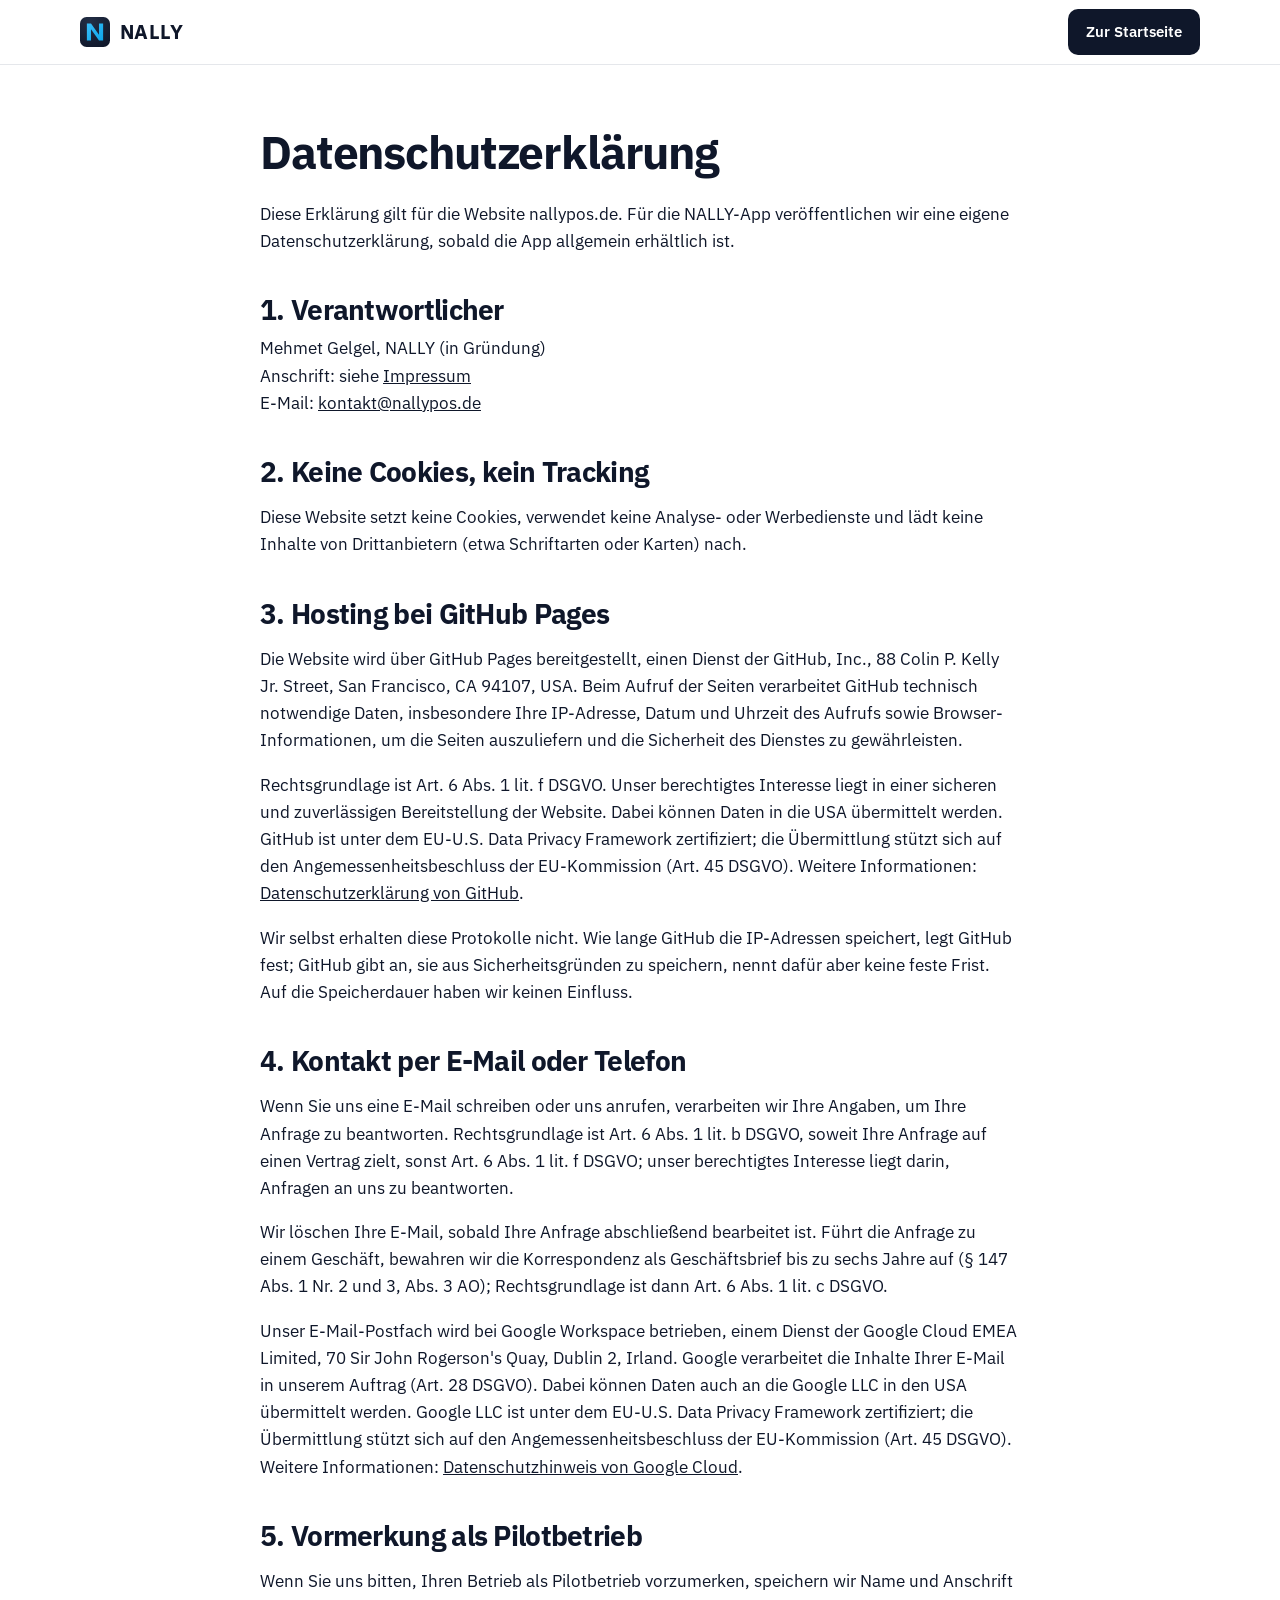
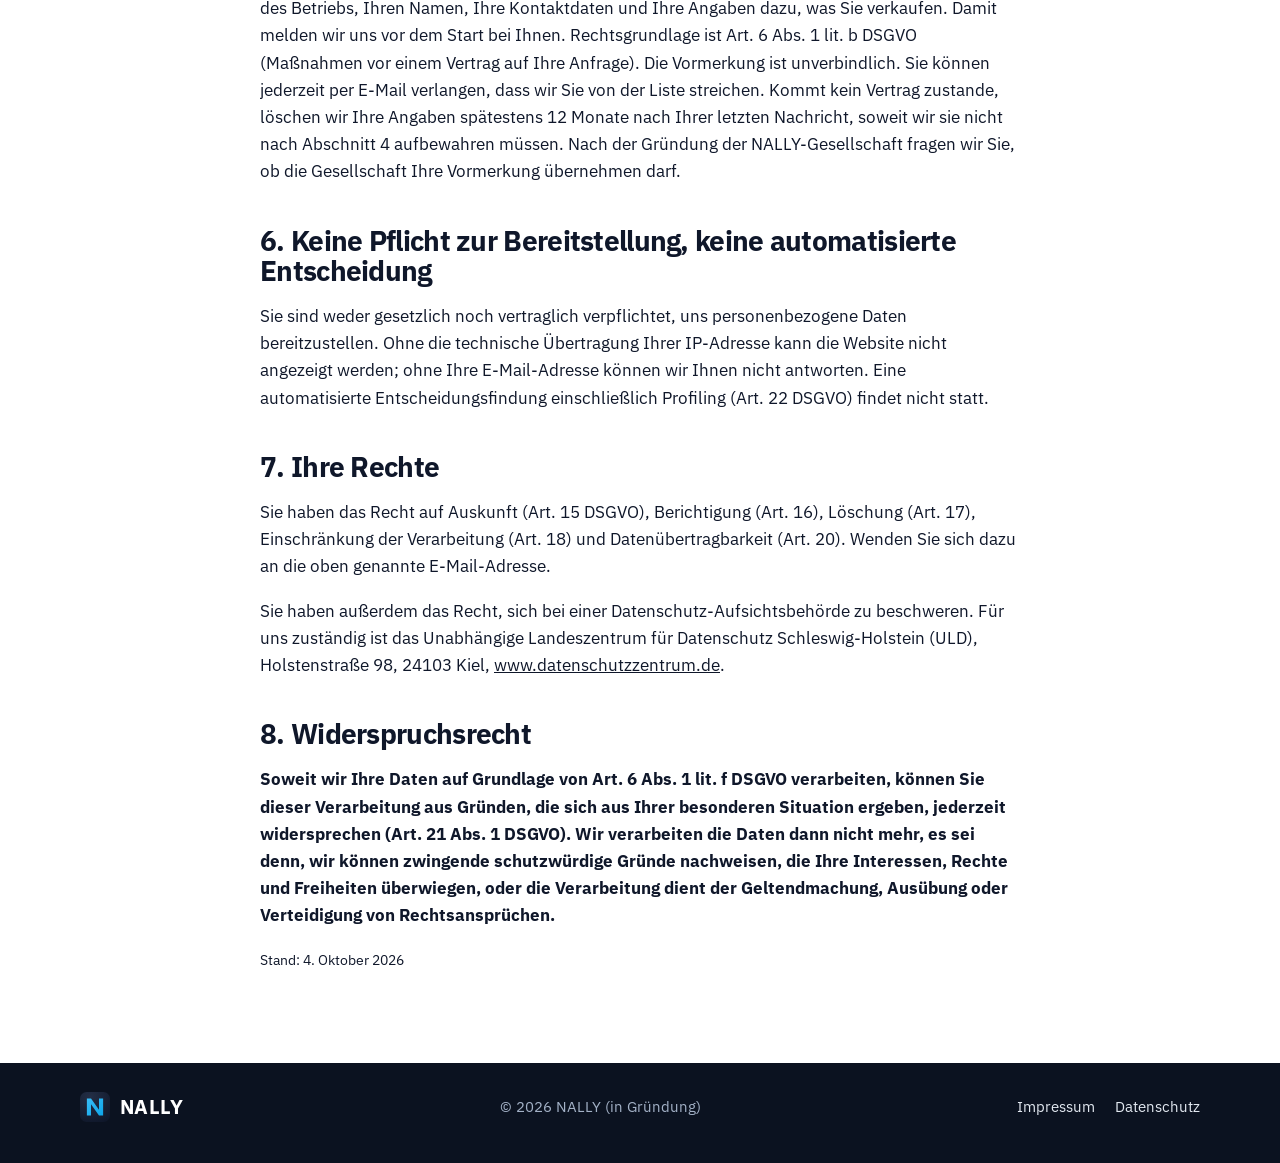
<file: site/datenschutz.html>
<!doctype html>
<html lang="de">
<head>
  <meta charset="utf-8">
  <meta name="viewport" content="width=device-width, initial-scale=1">
  <meta http-equiv="Content-Security-Policy" content="default-src 'none'; script-src 'self'; style-src 'self'; img-src 'self'; font-src 'self'; base-uri 'none'; form-action 'none'; upgrade-insecure-requests">
  <meta name="referrer" content="strict-origin-when-cross-origin">
  <title>Datenschutz – NALLY</title>
  <link rel="icon" href="favicon.svg" type="image/svg+xml">
  <link rel="stylesheet" href="styles.css">
</head>
<body>
  <header class="top">
    <div class="wrap top-inner">
      <a class="logo" href="./" aria-label="NALLY Startseite"><img class="logo-mark" src="logo.svg" alt="" width="30" height="30">NALLY</a>
      <nav class="menu" aria-label="Hauptnavigation"><a class="btn btn-small" href="./">Zur Startseite</a></nav>
    </div>
  </header>

  <main class="wrap legal">
    <h1>Datenschutz&shy;erklärung</h1>
    <p>Diese Erklärung gilt für die Website nallypos.de. Für die NALLY-App veröffentlichen wir eine eigene Datenschutzerklärung, sobald die App allgemein erhältlich ist.</p>

    <h2>1. Verantwortlicher</h2>
    <address>
      Mehmet Gelgel, NALLY (in Gründung)<br>
      Anschrift: siehe <a href="impressum.html">Impressum</a><br>
      E-Mail: <a href="mailto:kontakt@nallypos.de">kontakt@nallypos.de</a>
    </address>

    <h2>2. Keine Cookies, kein Tracking</h2>
    <p>Diese Website setzt keine Cookies, verwendet keine Analyse- oder Werbedienste und lädt keine Inhalte von Drittanbietern (etwa Schriftarten oder Karten) nach.</p>

    <h2>3. Hosting bei GitHub Pages</h2>
    <p>Die Website wird über GitHub Pages bereitgestellt, einen Dienst der GitHub, Inc., 88 Colin P. Kelly Jr. Street, San Francisco, CA 94107, USA. Beim Aufruf der Seiten verarbeitet GitHub technisch notwendige Daten, insbesondere Ihre IP-Adresse, Datum und Uhrzeit des Aufrufs sowie Browser-Informationen, um die Seiten auszuliefern und die Sicherheit des Dienstes zu gewährleisten.</p>
    <p>Rechtsgrundlage ist Art. 6 Abs. 1 lit. f DSGVO. Unser berechtigtes Interesse liegt in einer sicheren und zuverlässigen Bereitstellung der Website. Dabei können Daten in die USA übermittelt werden. GitHub ist unter dem EU-U.S. Data Privacy Framework zertifiziert; die Übermittlung stützt sich auf den Angemessenheitsbeschluss der EU-Kommission (Art. 45 DSGVO). Weitere Informationen: <a href="https://docs.github.com/de/site-policy/privacy-policies/github-general-privacy-statement">Datenschutzerklärung von GitHub</a>.</p>
    <p>Wir selbst erhalten diese Protokolle nicht. Wie lange GitHub die IP-Adressen speichert, legt GitHub fest; GitHub gibt an, sie aus Sicherheitsgründen zu speichern, nennt dafür aber keine feste Frist. Auf die Speicherdauer haben wir keinen Einfluss.</p>

    <h2>4. Kontakt per E-Mail oder Telefon</h2>
    <p>Wenn Sie uns eine E-Mail schreiben oder uns anrufen, verarbeiten wir Ihre Angaben, um Ihre Anfrage zu beantworten. Rechtsgrundlage ist Art. 6 Abs. 1 lit. b DSGVO, soweit Ihre Anfrage auf einen Vertrag zielt, sonst Art. 6 Abs. 1 lit. f DSGVO; unser berechtigtes Interesse liegt darin, Anfragen an uns zu beantworten.</p>
    <p>Wir löschen Ihre E-Mail, sobald Ihre Anfrage abschließend bearbeitet ist. Führt die Anfrage zu einem Geschäft, bewahren wir die Korrespondenz als Geschäftsbrief bis zu sechs Jahre auf (§ 147 Abs. 1 Nr. 2 und 3, Abs. 3 AO); Rechtsgrundlage ist dann Art. 6 Abs. 1 lit. c DSGVO.</p>
    <p>Unser E-Mail-Postfach wird bei Google Workspace betrieben, einem Dienst der Google Cloud EMEA Limited, 70 Sir John Rogerson's Quay, Dublin 2, Irland. Google verarbeitet die Inhalte Ihrer E-Mail in unserem Auftrag (Art. 28 DSGVO). Dabei können Daten auch an die Google LLC in den USA übermittelt werden. Google LLC ist unter dem EU-U.S. Data Privacy Framework zertifiziert; die Übermittlung stützt sich auf den Angemessenheitsbeschluss der EU-Kommission (Art. 45 DSGVO). Weitere Informationen: <a href="https://cloud.google.com/terms/cloud-privacy-notice?hl=de">Datenschutzhinweis von Google Cloud</a>.</p>

    <h2>5. Vormerkung als Pilotbetrieb</h2>
    <p>Wenn Sie uns bitten, Ihren Betrieb als Pilotbetrieb vorzumerken, speichern wir Name und Anschrift des Betriebs, Ihren Namen, Ihre Kontaktdaten und Ihre Angaben dazu, was Sie verkaufen. Damit melden wir uns vor dem Start bei Ihnen. Rechtsgrundlage ist Art. 6 Abs. 1 lit. b DSGVO (Maßnahmen vor einem Vertrag auf Ihre Anfrage). Die Vormerkung ist unverbindlich. Sie können jederzeit per E-Mail verlangen, dass wir Sie von der Liste streichen. Kommt kein Vertrag zustande, löschen wir Ihre Angaben spätestens 12 Monate nach Ihrer letzten Nachricht, soweit wir sie nicht nach Abschnitt 4 aufbewahren müssen. Nach der Gründung der NALLY-Gesellschaft fragen wir Sie, ob die Gesellschaft Ihre Vormerkung übernehmen darf.</p>

    <h2>6. Keine Pflicht zur Bereitstellung, keine automatisierte Entscheidung</h2>
    <p>Sie sind weder gesetzlich noch vertraglich verpflichtet, uns personenbezogene Daten bereitzustellen. Ohne die technische Übertragung Ihrer IP-Adresse kann die Website nicht angezeigt werden; ohne Ihre E-Mail-Adresse können wir Ihnen nicht antworten. Eine automatisierte Entscheidungsfindung einschließlich Profiling (Art. 22 DSGVO) findet nicht statt.</p>

    <h2>7. Ihre Rechte</h2>
    <p>Sie haben das Recht auf Auskunft (Art. 15 DSGVO), Berichtigung (Art. 16), Löschung (Art. 17), Einschränkung der Verarbeitung (Art. 18) und Datenübertragbarkeit (Art. 20). Wenden Sie sich dazu an die oben genannte E-Mail-Adresse.</p>
    <p>Sie haben außerdem das Recht, sich bei einer Datenschutz-Aufsichtsbehörde zu beschweren. Für uns zuständig ist das Unabhängige Landeszentrum für Datenschutz Schleswig-Holstein (ULD), Holstenstraße 98, 24103 Kiel, <a href="https://www.datenschutzzentrum.de/">www.datenschutzzentrum.de</a>.</p>

    <h2>8. Widerspruchsrecht</h2>
    <p><strong>Soweit wir Ihre Daten auf Grundlage von Art. 6 Abs. 1 lit. f DSGVO verarbeiten, können Sie dieser Verarbeitung aus Gründen, die sich aus Ihrer besonderen Situation ergeben, jederzeit widersprechen (Art. 21 Abs. 1 DSGVO). Wir verarbeiten die Daten dann nicht mehr, es sei denn, wir können zwingende schutzwürdige Gründe nachweisen, die Ihre Interessen, Rechte und Freiheiten überwiegen, oder die Verarbeitung dient der Geltendmachung, Ausübung oder Verteidigung von Rechtsansprüchen.</strong></p>

    <p><small>Stand: 4. Oktober 2026</small></p>
  </main>

  <footer>
    <div class="wrap foot-row">
      <a class="logo" href="./"><img class="logo-mark" src="logo.svg" alt="" width="30" height="30">NALLY</a>
      <span>© 2026 NALLY (in Gründung)</span>
      <nav aria-label="Rechtliches"><a href="impressum.html">Impressum</a><a href="datenschutz.html">Datenschutz</a></nav>
    </div>
  </footer>
</body>
</html>
</file>
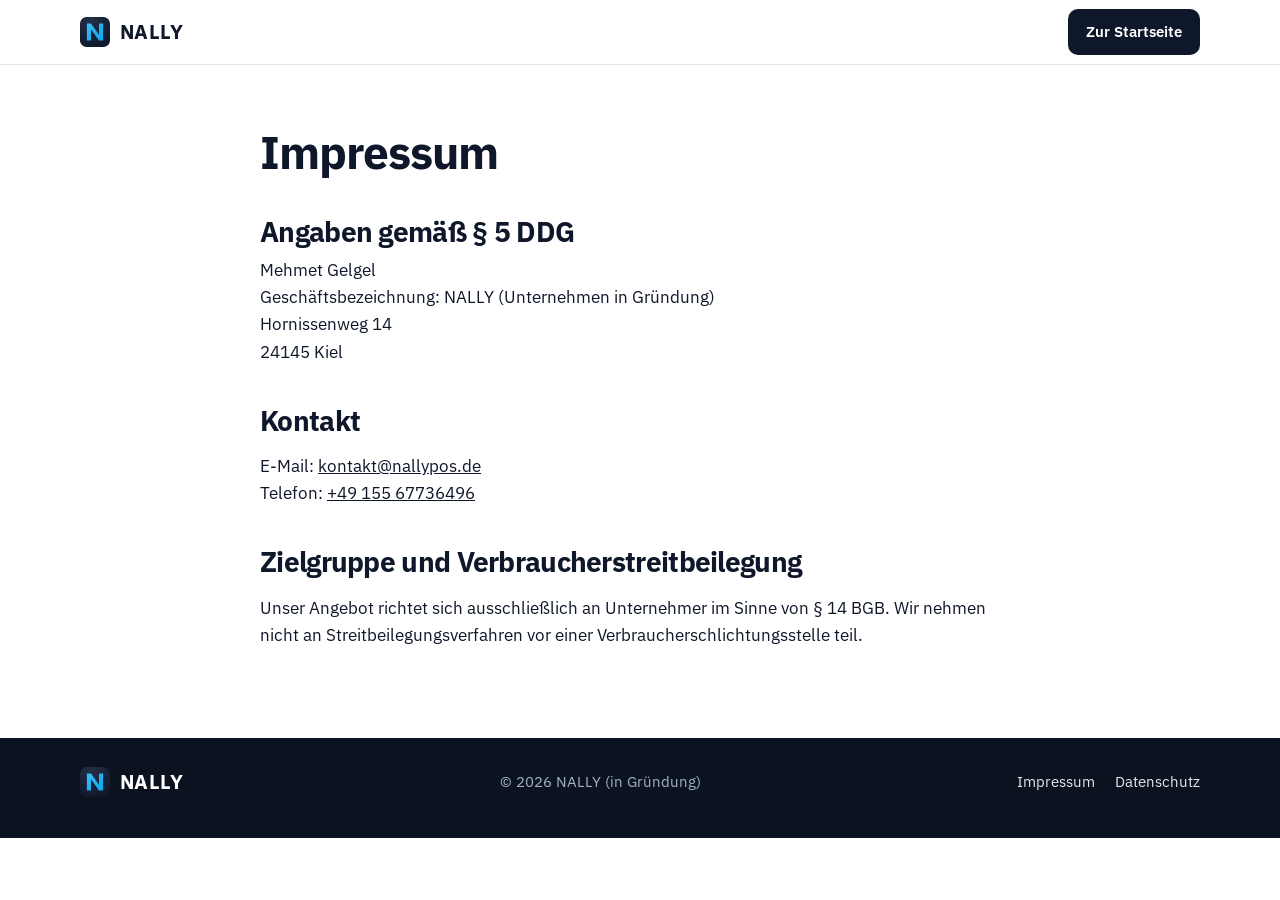
<file: site/impressum.html>
<!doctype html>
<html lang="de">
<head>
  <meta charset="utf-8">
  <meta name="viewport" content="width=device-width, initial-scale=1">
  <meta http-equiv="Content-Security-Policy" content="default-src 'none'; script-src 'self'; style-src 'self'; img-src 'self'; font-src 'self'; base-uri 'none'; form-action 'none'; upgrade-insecure-requests">
  <meta name="referrer" content="strict-origin-when-cross-origin">
  <title>Impressum – NALLY</title>
  <link rel="icon" href="favicon.svg" type="image/svg+xml">
  <link rel="stylesheet" href="styles.css">
</head>
<body>
  <header class="top">
    <div class="wrap top-inner">
      <a class="logo" href="./" aria-label="NALLY Startseite"><img class="logo-mark" src="logo.svg" alt="" width="30" height="30">NALLY</a>
      <nav class="menu" aria-label="Hauptnavigation"><a class="btn btn-small" href="./">Zur Startseite</a></nav>
    </div>
  </header>

  <main class="wrap legal">
    <h1>Impressum</h1>

    <h2>Angaben gemäß § 5 DDG</h2>
    <address>
      Mehmet Gelgel<br>
      Geschäftsbezeichnung: NALLY (Unternehmen in Gründung)<br>
      Hornissenweg 14<br>
      24145 Kiel
    </address>

    <h2>Kontakt</h2>
    <p>
      E-Mail: <a href="mailto:kontakt@nallypos.de">kontakt@nallypos.de</a><br>
      Telefon: <a href="tel:+4915567736496">+49 155 67736496</a>
    </p>

    <h2>Zielgruppe und Verbraucherstreitbeilegung</h2>
    <p>Unser Angebot richtet sich ausschließlich an Unternehmer im Sinne von § 14 BGB. Wir nehmen nicht an Streitbeilegungsverfahren vor einer Verbraucherschlichtungsstelle teil.</p>
  </main>

  <footer>
    <div class="wrap foot-row">
      <a class="logo" href="./"><img class="logo-mark" src="logo.svg" alt="" width="30" height="30">NALLY</a>
      <span>© 2026 NALLY (in Gründung)</span>
      <nav aria-label="Rechtliches"><a href="impressum.html">Impressum</a><a href="datenschutz.html">Datenschutz</a></nav>
    </div>
  </footer>
</body>
</html>
</file>
<file: site/styles.css>
/* Schrift selbst gehostet (IBM Plex Sans, SIL Open Font License, Lizenz in fonts/OFL.txt).
   Nie vom Google-Server laden: das überträgt die IP-Adresse ohne Einwilligung, dafür gibt es Urteile.
   Nur der lateinische Teil, darin liegen Umlaute, ß, €, § und die deutschen Anführungszeichen. */
@font-face { font-family: "IBM Plex Sans"; font-style: normal; font-weight: 400; font-display: swap; src: url("fonts/ibm-plex-sans-latin-400-normal.woff2") format("woff2"); }
@font-face { font-family: "IBM Plex Sans"; font-style: normal; font-weight: 500; font-display: swap; src: url("fonts/ibm-plex-sans-latin-500-normal.woff2") format("woff2"); }
@font-face { font-family: "IBM Plex Sans"; font-style: normal; font-weight: 600; font-display: swap; src: url("fonts/ibm-plex-sans-latin-600-normal.woff2") format("woff2"); }
@font-face { font-family: "IBM Plex Sans"; font-style: normal; font-weight: 700; font-display: swap; src: url("fonts/ibm-plex-sans-latin-700-normal.woff2") format("woff2"); }

:root {
  /* Markenfarben aus dem NALLY-Logo und apps/kasse/src/theme.ts */
  --bg: #ffffff;
  --soft: #f6f7f9;
  --ink: #0f172a;
  --muted: #4b5568;
  --line: #e5e7eb;
  --dark: #0f172a;
  --on-dark: #f1f5f9;
  --on-dark-muted: #a3b1c6;
  --accent: #38bdf8;
  --accent-deep: #0ea5e9;
  --accent-text: #0369a1;
  --accent-glow: rgba(56, 189, 248, .22);
  --on-accent: #0f172a;
  --paper: #fffdf8;
  --paper-ink: #1f2937;
  --radius: 16px;
  --max: 1160px;
  --text: "IBM Plex Sans", system-ui, -apple-system, "Segoe UI", Roboto, "Helvetica Neue", Arial, sans-serif;
  --mono: ui-monospace, "Cascadia Mono", "SF Mono", Menlo, Consolas, monospace;
  --shadow: 0 1px 2px rgba(15,23,42,.04), 0 12px 32px rgba(15,23,42,.06);
  /* Die Website ist bewusst immer hell (Beschluss Mehmet, 2026-09-30):
     einheitlicher Markenauftritt, die dunklen Handy-Ansichten heben sich ab. */
  color-scheme: light;
}

* { box-sizing: border-box; }
html { -webkit-text-size-adjust: 100%; scroll-behavior: smooth; }
/* Sprungziele nicht unter der festen Kopfzeile verstecken */
[id] { scroll-margin-top: 84px; }

body {
  margin: 0;
  background: var(--bg);
  color: var(--ink);
  font-family: var(--text);
  font-size: 17px;
  line-height: 1.6;
  -webkit-font-smoothing: antialiased;
}

a { color: inherit; }
img, svg { display: block; }
:focus-visible { outline: 3px solid var(--accent-text); outline-offset: 3px; border-radius: 6px; }

.wrap { max-width: var(--max); margin: 0 auto; padding: 0 20px; }
.skip { position: absolute; left: -9999px; }
.skip:focus { left: 16px; top: 16px; background: #fff; color: #000; padding: 8px 12px; z-index: 50; }

h1, h2, h3, h4 { margin: 0; line-height: 1.12; }
h1, h2 { font-weight: 700; letter-spacing: -.025em; }
h1 { font-size: clamp(38px, 4.8vw, 60px); line-height: 1.04; }
h2 { font-size: clamp(30px, 3.6vw, 46px); line-height: 1.08; }
h3 { font-size: 20px; font-weight: 600; letter-spacing: -.01em; line-height: 1.25; margin-bottom: 6px; }
h4 { font-size: 16px; font-weight: 600; line-height: 1.3; margin-bottom: 4px; }
.lead { font-size: clamp(17px, 1.6vw, 19px); color: var(--muted); max-width: 58ch; }
.eyebrow { font-size: 12.5px; font-weight: 600; letter-spacing: .14em; text-transform: uppercase; color: var(--ink); margin: 0 0 16px; }
.hl { color: var(--accent-text); }
/* Unterstrich wie von Hand unter einem Wort der Überschrift */
.ul { text-decoration: underline; text-decoration-color: var(--accent); text-decoration-thickness: .09em; text-underline-offset: .16em; }
.center { text-align: center; margin-left: auto; margin-right: auto; }
.center .lead { margin-left: auto; margin-right: auto; }

/* Buttons: dunkel, leicht gerundet */
.btn {
  display: inline-flex; align-items: center; justify-content: center;
  padding: 13px 22px; border-radius: 12px;
  font-weight: 600; font-size: 16px; text-decoration: none;
  border: 2px solid transparent;
  transition: transform .15s ease, box-shadow .15s ease, background-color .15s ease;
}
.btn-ink { background: var(--ink); color: #fff; box-shadow: 0 6px 16px rgba(15,23,42,.18); }
.btn-ink:hover { background: #1e293b; transform: translateY(-1px); }
.btn-accent { background: var(--accent); color: var(--on-accent); }
.btn-accent:hover { background: var(--accent-deep); }
.btn-line { border-color: currentColor; }
.btn-small { padding: 9px 16px; font-size: 15px; border-radius: 10px; box-shadow: none; }
.link-u { font-weight: 600; text-decoration: underline; text-underline-offset: 4px; text-decoration-thickness: 1.5px; }
.link-u:hover { color: var(--accent-text); }

/* Kopfzeile: bleibt oben stehen */
.top { position: sticky; top: 0; z-index: 40; border-bottom: 1px solid var(--line); background: rgba(255,255,255,.9); -webkit-backdrop-filter: saturate(1.4) blur(10px); backdrop-filter: saturate(1.4) blur(10px); }
.top-inner { display: flex; align-items: center; justify-content: space-between; gap: 16px; height: 64px; }
.logo { display: inline-flex; align-items: center; gap: 10px; font-weight: 700; font-size: 20px; letter-spacing: .02em; text-decoration: none; }
.logo-mark { width: 30px; height: 30px; }
.menu { display: flex; align-items: center; gap: 26px; }
.menu a:not(.btn) { text-decoration: none; font-size: 15px; font-weight: 500; color: var(--muted); }
.menu a:not(.btn):hover { color: var(--ink); }
.menu .btn { background: var(--ink); color: #fff; }

/* Einstieg: Text links, Animation rechts auf heller Fläche */
.hero { border-bottom: 1px solid var(--line); }
.hero-grid { display: grid; grid-template-columns: 1fr 1fr; gap: clamp(32px, 5vw, 64px); align-items: center; padding-block: clamp(40px, 6vw, 80px); }
.hero .lead { margin: 22px 0 0; }
.proof { display: grid; grid-template-columns: auto 1fr; gap: 18px; align-items: center; margin: 28px 0; padding: 16px 0; border-top: 1px solid var(--line); border-bottom: 1px solid var(--line); }
.proof p { margin: 0; font-size: 15px; color: var(--muted); }
.proof strong { color: var(--ink); font-weight: 600; }
.proof .proof-k { font-size: 11.5px; font-weight: 600; letter-spacing: .14em; text-transform: uppercase; color: var(--ink); padding-right: 18px; border-right: 1px solid var(--line); }
.hero-actions { display: flex; flex-wrap: wrap; align-items: center; gap: 14px 22px; }
.fine { margin: 18px 0 0; font-size: 13px; color: var(--muted); }
.hero-visual {
  border: 1px solid var(--line); border-radius: 24px; padding: 8px 20px;
  background:
    radial-gradient(70% 60% at 30% 30%, var(--accent-glow), transparent 70%),
    linear-gradient(to right, var(--line) 1px, transparent 1px) 0 0 / 44px 44px,
    linear-gradient(to bottom, var(--line) 1px, transparent 1px) 0 0 / 44px 44px,
    var(--soft);
  box-shadow: var(--shadow);
}

/* Leiste unter dem Einstieg */
.trust { list-style: none; margin: 0 auto; padding-block: 22px; display: grid; grid-template-columns: repeat(4, auto); justify-content: space-between; gap: 14px 28px; }
.trust li { display: flex; align-items: center; gap: 10px; font-size: 14.5px; color: var(--muted); }
.trust svg { width: 22px; height: 22px; flex: none; color: var(--ink); }

/* Bühne: Kassen-Handy, Handy der Kundin, Etiketten.
   Die Anordnung richtet sich nach der Breite der Bühne (Container-Query):
   schmal = ein Handy, Etiketten darunter; ab 420 px = zwei Handys mit Datenstrom. */
.stage { container-type: inline-size; }
.stage-in { position: relative; display: flex; flex-direction: column; align-items: center; gap: 8px; padding: 50px 0 20px; }
.stage-in .phone { order: -1; margin-bottom: 12px; }
.float {
  position: static; z-index: 4; font-size: 14px; font-weight: 700;
  background: var(--bg); color: var(--ink); border: 1px solid var(--line); border-radius: 10px;
  padding: 8px 12px; box-shadow: 0 10px 24px rgba(15,23,42,.10); white-space: nowrap;
}
.float::before { content: "✓"; color: var(--accent-text); margin-right: 6px; }
/* Unter 420 px Bühnenbreite unsichtbar, aber nicht entfernt (display: none würde die Animationen beim
   Drehen/Verbreitern neu starten und sie gegenüber dem Kassen-Handy aus dem Takt bringen) */
.bits, .customer { position: absolute; visibility: hidden; width: 0; height: 0; overflow: hidden; pointer-events: none; }

/* --w = Breite Kassen-Handy, --c = Breite Kunden-Handy, --co = Abstand des Kunden-Handys vom rechten Rand,
   damit das Etikett (ca. 150 px breit) mittig darunter passt; 2.0556 = Seitenverhältnis 18,5 : 9.
   Hinweis: cqw in diesen Variablen wird erst am Verwendungsort aufgelöst (gegen den Container .stage) –
   nur in Elementen verwenden, deren nächster Container .stage ist. */
@container (width >= 420px) {
  .stage-in { --w: min(220px, 50cqw); --c: min(120px, 26cqw); --co: max(0px, calc((160px - var(--c)) / 2)); display: block; padding: 44px 0 50px; }
  .stage-in .phone { width: var(--w); margin: 0; }
  .float { position: absolute; }
  /* Etiketten unter den Handys, damit oben nichts die Animation verdeckt */
  .f2 { bottom: 0; right: calc(var(--co) + var(--c) / 2); transform: translateX(50%); }
  .f3 { bottom: 0; left: calc(var(--w) / 2); transform: translateX(-50%); }
  .customer { visibility: visible; overflow: visible; height: auto; right: var(--co); bottom: 50px; width: var(--c); }
  /* Strecke von der Oberkante des Kassen-Handys bis zur Oberkante des Kunden-Handys */
  .bits {
    visibility: visible; overflow: visible; width: auto; z-index: 5;
    top: 44px; /* = Abstand oben in .stage-in, also Oberkante des Kassen-Handys */
    container-type: size; /* Bits bewegen sich per transform in cqw/cqh dieser Strecke */
    left: calc(var(--w) / 2);
    right: calc(var(--co) + var(--c) / 2);
    height: calc((var(--w) - var(--c)) * 2.0556 - 6px);
  }
}

/* Niedrige Bildschirme (z. B. Laptop 1366 × 768): kleinere Handys und engere Abstände, damit der Einstieg ganz ins Bild passt */
@media (min-width: 961px) and (max-height: 820px) {
  .hero-grid { padding-block: 28px; }
  .stage .phone-bon { --rise: -80px; }
  .hero .lead { font-size: 16px; margin-top: 16px; }
  .proof { margin: 20px 0; }
  @container (width >= 420px) {
    .stage .stage-in { --w: min(160px, 50cqw); --c: min(100px, 24cqw); }
  }
  @container (width < 420px) {
    .stage .stage-in .phone { width: min(180px, 100%); }
  }
}

/* Kassenansicht auf dem Handy */
/* Die Kassenansicht skaliert mit der Breite des Handys (cqw = Prozent der Handy-Breite) */
.phone {
  position: relative; container-type: inline-size;
  width: min(290px, 100%); aspect-ratio: 9 / 18.5;
  background: #020617; border-radius: 40px; padding: 11px;
  box-shadow: 0 0 0 2px #334155, 0 30px 80px rgba(56,189,248,.18);
}
.screen { height: 100%; border-radius: 30px; background: #1b2537; color: #f1f5f9; overflow: hidden; display: flex; flex-direction: column; font-size: clamp(9px, 4.5cqw, 13px); }
.screen-top { display: flex; justify-content: space-between; align-items: center; padding: clamp(10px, 6.2cqw, 18px) clamp(9px, 5.5cqw, 16px) clamp(6px, 3.4cqw, 10px); font-weight: 800; }
.screen-top small { font-weight: 600; color: #94a3b8; }
.tiles { display: grid; grid-template-columns: repeat(2, 1fr); gap: clamp(5px, 2.8cqw, 8px); padding: 0 clamp(7px, 4.1cqw, 12px); }
.tile { background: #263248; border-radius: 12px; padding: clamp(7px, 4.1cqw, 12px) clamp(6px, 3.4cqw, 10px); font-weight: 700; }
.tile span { display: block; color: #94a3b8; font-weight: 600; font-size: clamp(8px, 4.1cqw, 12px); }
.tile.dep span { color: #a78bfa; }
.cart { margin: clamp(7px, 4.1cqw, 12px); margin-top: auto; background: #263248; border-radius: 14px; padding: clamp(7px, 4.1cqw, 12px); }
.cart-row { display: flex; justify-content: space-between; padding: 3px 0; color: #cbd5e1; }
.cart-sum { display: flex; justify-content: space-between; font-weight: 800; font-size: clamp(11px, 5.5cqw, 16px); border-top: 1px dashed #475569; margin-top: 6px; padding-top: 8px; }
.pay { margin-top: clamp(6px, 3.4cqw, 10px); background: #38bdf8; color: #0f172a; text-align: center; font-weight: 800; border-radius: 10px; padding: clamp(7px, 3.8cqw, 11px); }

/* Bon-Stil (Leitmotiv); der Schatten kommt per filter, weil die Maske box-shadow abschneidet */
.bon-wrap { filter: drop-shadow(0 18px 24px rgba(15,23,42,.14)); }
.bon {
  background: var(--paper); color: var(--paper-ink);
  font-family: var(--mono); font-size: 14px; line-height: 1.7;
  padding: 26px 24px 34px;
  --z: 10px;
  -webkit-mask: conic-gradient(from -45deg at bottom, #0000, #000 1deg 89deg, #0000 90deg) 50% / calc(2 * var(--z)) 100%;
          mask: conic-gradient(from -45deg at bottom, #0000, #000 1deg 89deg, #0000 90deg) 50% / calc(2 * var(--z)) 100%;
}
.bon-head { text-align: center; font-weight: 700; letter-spacing: .06em; }
.bon-sub { text-align: center; color: #6b7280; font-size: 12px; }
.bon hr { border: 0; border-top: 1px dashed #9ca3af; margin: 12px 0; }
.bon-row { display: flex; justify-content: space-between; gap: 16px; }
.bon-list { list-style: none; padding: 0; margin: 0; }
.bon-sum { font-weight: 700; font-size: 16px; }

/* Abschnitte */
.section { padding: clamp(72px, 9vw, 120px) 0; }
.section.soft { background: var(--soft); }
.head { max-width: 760px; margin-bottom: 48px; }
.head .lead { margin-top: 16px; }

/* Reiter als Kacheln mit Symbol */
.tabs { display: flex; justify-content: center; flex-wrap: wrap; gap: 10px; margin: 0 auto 28px; }
.tabs button {
  display: flex; flex-direction: column; align-items: center; gap: 8px; min-width: 132px;
  font: inherit; font-weight: 600; font-size: 14.5px; padding: 14px 18px;
  border: 1px solid var(--line); border-radius: 12px; background: var(--bg); color: var(--ink);
  cursor: pointer; box-shadow: 0 1px 2px rgba(15,23,42,.04); transition: background-color .15s ease, color .15s ease;
}
.tabs button svg { width: 22px; height: 22px; }
.tabs button:hover { border-color: #cbd5e1; }
.tabs button[aria-selected="true"] { background: var(--ink); border-color: var(--ink); color: #fff; }
.panel { display: grid; grid-template-columns: 1.2fr .8fr; gap: 40px; align-items: center; background: var(--bg); border: 1px solid var(--line); border-radius: 20px; padding: clamp(24px, 4vw, 48px); box-shadow: var(--shadow); }
.panel + .panel { margin-top: 16px; }
.panel[hidden] { display: none; }
.panel h3 { font-size: clamp(24px, 2.8vw, 32px); font-weight: 700; letter-spacing: -.02em; margin-bottom: 14px; }
.panel p { color: var(--muted); margin: 0 0 16px; }
.mini { background: var(--dark); color: var(--on-dark); border-radius: 18px; padding: 18px; font-size: 15px; }
.mini-row { display: flex; justify-content: space-between; gap: 12px; padding: 9px 0; border-bottom: 1px solid #273349; }
.mini-big { font-size: 26px; font-weight: 800; margin-top: 14px; color: var(--accent); }
.pill-s { font-size: 12px; font-weight: 700; padding: 2px 8px; border-radius: 999px; background: #334155; color: #cbd5e1; }
.pill-s.ok { background: #14532d; color: #bbf7d0; }
.dep-t { color: #a78bfa; font-weight: 700; }

/* Was sonst noch drinsteckt: drei Spalten, Zeilen mit Symbol */
.incl-h { text-align: center; font-size: 22px; font-weight: 600; margin: 72px 0 28px; }
.incl { list-style: none; padding: 0; margin: 0; display: grid; grid-template-columns: repeat(3, minmax(0, 1fr)); gap: 0 36px; }
.incl li { display: grid; grid-template-columns: 36px 1fr; gap: 14px; padding: 20px 0; border-top: 1px solid var(--line); }
.incl svg { width: 36px; height: 36px; padding: 8px; border-radius: 10px; border: 1px solid var(--line); background: var(--bg); color: var(--ink); }
.incl p { margin: 0 0 10px; font-size: 15px; color: var(--muted); }
.incl .result { margin: 0; font-size: 14px; font-weight: 600; color: var(--ink); display: grid; grid-template-columns: auto 1fr; column-gap: 8px; }
.center-cta { display: flex; justify-content: center; margin-top: 48px; }

/* Ergebniszeile mit Häkchen (nach .panel p, damit sie gewinnt) */
.panel .result { font-size: 15px; font-weight: 600; color: var(--ink); margin: 0; display: grid; grid-template-columns: auto 1fr; column-gap: 8px; align-items: start; }
/* Häkchen in eigener Spalte: eine zweite Zeile beginnt bündig unter dem Text (hängender Einzug) */
.result::before { content: "✓"; color: var(--accent-text); }

/* Branchen: dunkle Kacheln, die erste breit, „geplant“ hell über die ganze Breite */
.branches { list-style: none; padding: 0; margin: 0; display: grid; grid-template-columns: repeat(3, minmax(0, 1fr)); gap: 16px; }
.branch {
  position: relative; overflow: hidden; display: flex; flex-direction: column; justify-content: flex-end;
  min-height: 280px; padding: 28px; border-radius: var(--radius); color: var(--on-dark);
  background:
    radial-gradient(90% 70% at 85% 0%, rgba(56,189,248,.20), transparent 60%),
    linear-gradient(165deg, #1e293b, #0b1220);
  box-shadow: 0 18px 40px rgba(15,23,42,.14);
}
.branch.wide { grid-column: span 2; }
.branch svg { position: absolute; top: 24px; left: 28px; width: 40px; height: 40px; padding: 8px; border-radius: 10px; color: #fff; background: rgba(255,255,255,.12); }
.branch h3 { font-size: clamp(21px, 2vw, 25px); font-weight: 700; letter-spacing: -.015em; margin: 72px 0 8px; color: #fff; }
.branch p { margin: 0; font-size: 15px; line-height: 1.55; color: #cbd5e1; }
.branch.plan { grid-column: 1 / -1; min-height: 0; color: var(--ink); background: var(--bg); border: 1.5px dashed #cbd5e1; box-shadow: none; display: grid; grid-template-columns: 40px 1fr; column-gap: 18px; align-items: start; }
.branch.plan svg { position: static; color: var(--accent-text); background: var(--accent-glow); grid-row: span 2; }
.branch.plan h3 { margin: 0 0 4px; color: var(--ink); font-size: 20px; }
.branch.plan p { color: var(--muted); }
.also { margin: 32px auto 0; max-width: 70ch; text-align: center; color: var(--muted); }
.not-yet { margin: 10px auto 0; max-width: 60ch; text-align: center; font-size: 15px; color: var(--muted); }

/* Geräte: Zeichnung oben, Steckbrief darunter */
.devices { display: grid; grid-template-columns: 1.15fr .85fr; gap: 20px; align-items: start; }
.device { margin: 0; background: var(--bg); border: 1px solid var(--line); border-radius: 20px; overflow: hidden; display: flex; flex-direction: column; box-shadow: var(--shadow); }
.device-art {
  display: grid; place-items: center; padding: 32px 24px 8px; min-height: 340px;
  background:
    radial-gradient(60% 60% at 50% 45%, var(--accent-glow), transparent 70%),
    linear-gradient(to right, var(--line) 1px, transparent 1px) 0 0 / 40px 40px,
    linear-gradient(to bottom, var(--line) 1px, transparent 1px) 0 0 / 40px 40px,
    var(--soft);
}
.device-art svg { width: 100%; max-height: 320px; }
.device figcaption { padding: 24px 28px 28px; border-top: 1px solid var(--line); flex: 1; }
.device figcaption p { margin: 0; color: var(--muted); }
.tag-soon { display: inline-block; font-size: 12px; font-weight: 600; letter-spacing: .04em; text-transform: uppercase; padding: 3px 10px; border-radius: 999px; margin-bottom: 12px; background: #fef3c7; color: #92400e; }
.spec { margin: 14px 0 0; font-size: 15px; }
.spec div { display: grid; grid-template-columns: 130px 1fr; gap: 16px; padding: 10px 0; border-top: 1px solid var(--line); }
.spec dt { color: var(--muted); }
.spec dd { margin: 0; color: var(--ink); }

/* Warum NALLY: Bon neben Text */
.why { display: grid; grid-template-columns: .8fr 1.2fr; gap: 56px; align-items: center; }
.why .bon-wrap { max-width: 340px; width: 100%; justify-self: center; transform: rotate(-2deg); }
.points { list-style: none; padding: 0; margin: 28px 0 0; display: grid; gap: 18px; }
.points li { display: grid; grid-template-columns: 28px 1fr; gap: 12px; }
.points svg { width: 24px; height: 24px; color: var(--accent-text); margin-top: 3px; }
.points p { margin: 0; color: var(--muted); }

/* Aufklappbare Zeilen (Weg zu NALLY, Fragen) – ohne Skript, per <details> */
.steps, .faq { list-style: none; padding: 0; margin: 0 auto; max-width: 860px; border: 1px solid var(--line); border-radius: 16px; background: var(--bg); overflow: hidden; }
.steps li + li, .faq details + details { border-top: 1px solid var(--line); }
.steps summary, .faq summary {
  display: flex; align-items: center; gap: 16px; padding: 18px 22px; cursor: pointer;
  font-size: 17px; font-weight: 600; list-style: none;
}
.steps summary::-webkit-details-marker, .faq summary::-webkit-details-marker { display: none; }
.steps summary:focus-visible, .faq summary:focus-visible { outline-offset: -3px; }
.steps summary::after, .faq summary::after {
  content: "+"; content: "+" / ""; margin-left: auto; flex: none; width: 28px; height: 28px; border-radius: 50%;
  display: grid; place-items: center; font-weight: 500; font-size: 18px; line-height: 1;
  background: var(--soft); color: var(--ink); transition: transform .2s ease;
}
.steps details[open] summary::after, .faq details[open] summary::after { transform: rotate(45deg); }
.steps summary:hover, .faq summary:hover { background: #fafbfc; }
.steps .num { font-family: var(--mono); font-size: 13px; color: var(--muted); }
.steps p, .faq p { margin: 0; padding: 0 22px 20px; color: var(--muted); max-width: 70ch; }
.steps p { padding-left: 62px; }
.faq summary { font-size: 16.5px; }

/* Entwicklungsstand als Bon */
.state { display: grid; grid-template-columns: 1fr 1fr; gap: 56px; align-items: start; }
.state .bon-wrap { max-width: 460px; width: 100%; }
.mark { font-weight: 700; white-space: nowrap; }
.mark.ok { color: #15803d; }
.mark.wip { color: #b45309; }

/* Abschluss: hell, große Überschrift, Knopf rechts */
.closing { background: var(--bg); border-top: 1px solid var(--line); }
.closing-grid { display: grid; grid-template-columns: 1.3fr .7fr; gap: 40px; align-items: center; padding-block: clamp(64px, 8vw, 104px); }
.closing h2 { font-size: clamp(32px, 4vw, 50px); }
.closing .lead { margin: 18px 0 0; font-size: 16.5px; }
.closing-cta { justify-self: end; text-align: right; }
.closing-cta small { display: block; margin-top: 12px; color: var(--muted); font-family: var(--mono); font-size: 13px; }

/* Fußzeile: dunkel (auch auf Impressum, Datenschutz und 404) */
footer { background: #0b1220; color: var(--on-dark-muted); font-size: 15px; padding: 28px 0 40px; }
footer :focus-visible { outline-color: var(--accent); }
footer a { color: #e2e8f0; text-decoration: none; }
footer a:hover { text-decoration: underline; }
.foot { padding: 64px 0 32px; }
.foot-grid { display: grid; grid-template-columns: 1.6fr repeat(4, minmax(0, 1fr)); gap: 32px; }
.foot-brand .logo { color: #fff; }
.foot-brand p { margin: 14px 0 0; max-width: 32ch; font-size: 14.5px; }
.foot nav { display: flex; flex-direction: column; gap: 10px; font-size: 14.5px; }
.foot-h { font-size: 12px; font-weight: 600; letter-spacing: .14em; text-transform: uppercase; color: var(--on-dark-muted); margin: 0 0 4px; }
.foot-bottom { display: flex; flex-wrap: wrap; justify-content: space-between; gap: 12px; margin-top: 48px; padding-top: 22px; border-top: 1px solid #1f2a3d; font-size: 13.5px; }
/* Einfache Fußzeile der Unterseiten */
.foot-row { display: flex; flex-wrap: wrap; justify-content: space-between; align-items: center; gap: 16px; }
.foot-row .logo { color: #fff; }
footer nav a { margin-left: 20px; }
footer nav a:first-child { margin-left: 0; }
.foot nav a { margin-left: 0; }

/* Rechtstexte */
.legal { padding: 64px 20px 72px; max-width: 800px; }
.legal h1 { font-size: clamp(32px, 5vw, 46px); margin-bottom: 24px; -webkit-hyphens: auto; hyphens: auto; overflow-wrap: break-word; }
.legal h2 { font-size: clamp(22px, 3vw, 28px); margin: 40px 0 10px; }
.legal address { font-style: normal; }

/* Schmale Bildschirme */
@media (max-width: 960px) {
  .hero-grid, .why, .state, .closing-grid, .devices, .panel { grid-template-columns: minmax(0, 1fr); }
  .trust { grid-template-columns: repeat(2, auto); justify-content: start; }
  .incl { grid-template-columns: repeat(2, minmax(0, 1fr)); }
  .branches { grid-template-columns: repeat(2, minmax(0, 1fr)); }
  .closing-cta { justify-self: start; text-align: left; }
  .device-art { min-height: 0; }
  .foot-grid { grid-template-columns: repeat(2, minmax(0, 1fr)); }
  .foot-brand { grid-column: 1 / -1; }
}
@media (max-width: 720px) {
  .menu a:not(.btn) { display: none; }
  .trust { grid-template-columns: minmax(0, 1fr); }
  .incl, .branches { grid-template-columns: minmax(0, 1fr); }
  .branch.wide { grid-column: auto; }
  .branch { min-height: 0; }
  .tabs { flex-wrap: nowrap; gap: 8px; }
  .tabs button { flex: 1; min-width: 0; padding: 12px 6px; font-size: 13.5px; }
  .float { font-size: 12px; padding: 6px 9px; }
  .hero-actions .btn { width: 100%; }
  .proof { grid-template-columns: minmax(0, 1fr); gap: 8px; }
  .proof .proof-k { border-right: 0; padding-right: 0; }
  .spec div { grid-template-columns: 110px 1fr; gap: 12px; }
  .steps p { padding-left: 22px; }
  .hero-visual { padding: 4px 10px; }
  h1, h2 { overflow-wrap: break-word; -webkit-hyphens: auto; hyphens: auto; }
  /* „abschlie-ßen“ getrennt sah schlecht aus: der Titel bricht nur zwischen Wörtern */
  h1 { -webkit-hyphens: manual; hyphens: manual; }
  .branch h3 { margin-top: 64px; }
}
/* Schmale Bühne (Handy): Kassen-Handy etwas kleiner, damit der Einstieg nicht so lang wird */
@container (width < 420px) {
  .stage-in .phone { width: min(240px, 100%); }
}

/* ------------------------------------------------------------------
   Animationen (nur CSS, verträglich mit der Content-Security-Policy).
   Ein Durchlauf „Verkauf“ dauert 14 s: tippen, Warenkorb, kassieren,
   bezahlt, E-Beleg wird zu Daten und landet im Posteingang der Kundin. Bei „Bewegung reduzieren“ steht alles still
   im fertigen Zustand (siehe Block am Ende).
   ------------------------------------------------------------------ */
:root { --sale: 14s; }

.phone { isolation: isolate; }
.screen { position: relative; z-index: 1; }

/* Bon, der oben aus dem Handy kommt */
.phone-bon {
  position: absolute; z-index: 0; left: 50%; top: 24px; width: 62cqw;
  margin-left: -31cqw; padding: 10px 10px 14px;
  background: var(--paper); color: var(--paper-ink);
  font: clamp(8px, 3.8cqw, 10px)/1.5 var(--mono); text-align: center;
  display: flex; flex-direction: column; gap: 1px;
  box-shadow: 0 6px 16px rgba(15,23,42,.18);
  transform: translateY(0); transform-origin: 50% 100%;
  --rise: -98px; /* Steighöhe; auf niedrigen Bildschirmen kleiner (siehe dort) */
  animation: phone-bon var(--sale) ease-in-out infinite;
}
.phone-bon b { font-weight: 700; }

/* Kacheln leuchten beim Antippen kurz auf */
.t-schoko { animation: tap-schoko var(--sale) infinite; }
.t-kaffee { animation: tap-kaffee var(--sale) infinite; }
.t-pfand  { animation: tap-pfand  var(--sale) infinite; }

/* Warenkorb füllt sich */
.cr1 { animation: show-cr1 var(--sale) infinite; }
.cr2 { animation: show-cr2 var(--sale) infinite; }
.cr3 { animation: show-cr3 var(--sale) infinite; }
.cart-sum { animation: show-sum var(--sale) infinite; }
.pay { animation: press-pay var(--sale) infinite; }

/* Bezahlt-Anzeige */
.paid {
  position: absolute; inset: 0; z-index: 3;
  display: flex; flex-direction: column; align-items: center; justify-content: center; gap: 6px;
  background: rgba(15, 23, 42, .92); color: #f1f5f9; text-align: center;
  opacity: 0; animation: show-paid var(--sale) infinite;
}
.paid b { font-size: clamp(12px, 6cqw, 17px); }
.paid small { color: #94a3b8; font-size: clamp(9px, 4.1cqw, 12px); }
.paid-check {
  width: clamp(36px, 19cqw, 56px); height: clamp(36px, 19cqw, 56px); border-radius: 50%; display: grid; place-items: center;
  background: #22c55e; color: #052e16; font-size: clamp(20px, 10cqw, 30px); font-weight: 900;
  animation: pop-check var(--sale) infinite;
}

@keyframes tap-schoko {
  0%, 6%, 11%, 14%, 100% { background: #263248; color: #f1f5f9; transform: none; }
  8%, 12.5%              { background: #38bdf8; color: #0f172a; transform: scale(.95); }
}
@keyframes tap-kaffee {
  0%, 18%, 23%, 100% { background: #263248; color: #f1f5f9; transform: none; }
  20%                { background: #38bdf8; color: #0f172a; transform: scale(.95); }
}
@keyframes tap-pfand {
  0%, 28%, 33%, 100% { background: #263248; transform: none; }
  30%                { background: #4c3d7a; transform: scale(.95); }
}
@keyframes show-cr1 { 0%, 8% { opacity: 0; transform: translateX(-8px); } 11%, 90% { opacity: 1; transform: none; } 96%, 100% { opacity: 0; } }
@keyframes show-cr2 { 0%, 20% { opacity: 0; transform: translateX(-8px); } 23%, 90% { opacity: 1; transform: none; } 96%, 100% { opacity: 0; } }
@keyframes show-cr3 { 0%, 30% { opacity: 0; transform: translateX(-8px); } 33%, 90% { opacity: 1; transform: none; } 96%, 100% { opacity: 0; } }
@keyframes show-sum { 0%, 36% { opacity: 0; } 40%, 90% { opacity: 1; } 96%, 100% { opacity: 0; } }
@keyframes press-pay {
  0%, 44%, 50%, 100% { transform: none; filter: none; }
  47%                { transform: scale(.94); filter: brightness(.85); }
}
@keyframes show-paid { 0%, 50% { opacity: 0; } 54%, 84% { opacity: 1; } 90%, 100% { opacity: 0; } }
@keyframes pop-check { 0%, 51% { transform: scale(.4); } 56% { transform: scale(1.12); } 60%, 100% { transform: scale(1); } }
/* E-Beleg: steigt auf, verengt sich zum Trichter, verschwindet in der Spitze */
@keyframes phone-bon {
  0%, 54%   { transform: translateY(0); opacity: 1; background: var(--paper); clip-path: polygon(0 0, 100% 0, 100% 100%, 0 100%); }
  62%       { transform: translateY(var(--rise)); opacity: 1; background: var(--paper); clip-path: polygon(0 0, 100% 0, 100% 100%, 0 100%); }
  67%       { transform: translateY(var(--rise)) scaleY(.85); opacity: 1; background: #bae6fd; clip-path: polygon(0 0, 100% 0, 60% 100%, 40% 100%); }
  72%       { transform: translateY(calc(var(--rise) + 8px)) scale(.12, .5); opacity: 0; background: #38bdf8; clip-path: polygon(0 0, 100% 0, 52% 100%, 48% 100%); }
  73%, 100% { transform: translateY(0); opacity: 0; background: var(--paper); clip-path: polygon(0 0, 100% 0, 100% 100%, 0 100%); }
}

/* Nullen und Einsen fliegen im Bogen zum Handy der Kundin */
.bits span {
  position: absolute; left: 0; top: 0; opacity: 0;
  font: 800 15px/1 var(--mono); color: var(--accent-text);
  text-shadow: 0 0 8px var(--accent-glow);
  animation: bit var(--sale) linear infinite;
}
.bits span:nth-child(2)  { animation-delay: .1s; }
.bits span:nth-child(3)  { animation-delay: .2s; }
.bits span:nth-child(4)  { animation-delay: .3s; }
.bits span:nth-child(5)  { animation-delay: .4s; }
.bits span:nth-child(6)  { animation-delay: .5s; }
.bits span:nth-child(7)  { animation-delay: .6s; }
.bits span:nth-child(8)  { animation-delay: .7s; }
.bits span:nth-child(9)  { animation-delay: .8s; }
.bits span:nth-child(10) { animation-delay: .9s; }
.bits span:nth-child(even) { color: var(--accent); }
@keyframes bit {
  0%, 69% { opacity: 0; transform: translate(0, 0) scale(.5); }
  70%     { opacity: 1; transform: translate(0, 0) scale(.8); }
  74%     { opacity: 1; transform: translate(35cqw, -6cqh) scale(1.1); }
  78%     { opacity: 1; transform: translate(75cqw, 45cqh) scale(1); }
  80%     { opacity: 0; transform: translate(100cqw, 100cqh) scale(.6); }
  100%    { opacity: 0; transform: translate(100cqw, 100cqh) scale(.6); }
}

/* Handy der Kundin mit Posteingang */
.customer {
  container-type: inline-size;
  aspect-ratio: 9 / 18.5; background: #020617; border-radius: 26px; padding: 7px;
  box-shadow: 0 0 0 2px #334155, 0 24px 60px rgba(15,23,42,.22);
}
.c-screen {
  position: relative; height: 100%; border-radius: 20px; overflow: hidden;
  contain: layout paint; /* Mail-Animation bleibt im Kunden-Handy, kein Neulayout der Seite */
  background: #f8fafc; color: #0f172a; font-size: clamp(7px, 7cqw, 10px); line-height: 1.35;
  display: flex; flex-direction: column;
}
.c-head { padding: clamp(8px, 11cqw, 14px) clamp(6px, 8cqw, 10px) 6px; font-weight: 800; font-size: clamp(9px, 9cqw, 13px); }
.c-mail { display: flex; flex-direction: column; padding: 7px 10px; border-top: 1px solid #e2e8f0; }
.c-mail b { font-size: clamp(7.5px, 7.4cqw, 10.5px); }
.c-mail span { color: #64748b; }
.c-new { background: #e0f2fe; overflow: hidden; animation: c-new var(--sale) infinite; }
.c-new b::before { content: "● "; color: #0ea5e9; }
.c-toast {
  position: absolute; z-index: 2; left: 6px; right: 6px; top: 6px;
  padding: 6px 8px; border-radius: 10px; background: #0f172a; color: #f1f5f9;
  font-weight: 700; font-size: clamp(7px, 6.6cqw, 9.5px); text-align: center;
  transform: translateY(-140%); animation: c-toast var(--sale) infinite;
}
@keyframes c-new {
  0%, 80%   { max-height: 0; padding-block: 0; opacity: 0; border-top-width: 0; }
  84%, 96%  { max-height: 60px; padding-block: 7px; opacity: 1; border-top-width: 1px; }
  100%      { max-height: 0; padding-block: 0; opacity: 0; border-top-width: 0; }
}
@keyframes c-toast {
  0%, 79%   { transform: translateY(-140%); }
  82%, 90%  { transform: translateY(0); }
  94%, 100% { transform: translateY(-140%); }
}

/* Geräte-Zeichnungen */
.anim-bon-hand, .anim-bon-theke, .anim-drawer { transform-box: fill-box; }
.anim-bon-hand  { animation: bon-hand 6s ease-in-out infinite; }
.anim-bon-theke { animation: bon-theke 7s ease-in-out infinite; }
.anim-drawer    { animation: drawer 7s ease-in-out infinite; }
.anim-led       { animation: led 7s steps(1) infinite; }
@keyframes bon-hand  { 0%, 10% { transform: translateY(70px); } 45%, 85% { transform: translateY(0); } 100% { transform: translateY(70px); } }
@keyframes bon-theke { 0%, 10% { transform: translateY(76px); } 40%, 85% { transform: translateY(0); } 100% { transform: translateY(76px); } }
@keyframes drawer    { 0%, 42% { transform: none; } 50%, 78% { transform: translateY(22px); } 88%, 100% { transform: none; } }
@keyframes led       { 0%, 10% { fill: #22c55e; } 12%, 40% { fill: #f59e0b; } 42%, 100% { fill: #22c55e; } }

/* Reiter: Zeilen bauen sich beim Umschalten nacheinander auf */
.panel:not([hidden]) .mini-row, .panel:not([hidden]) .mini-big { animation: rise .45s ease-out both; }
.panel:not([hidden]) .mini-row:nth-of-type(2) { animation-delay: .08s; }
.panel:not([hidden]) .mini-row:nth-of-type(3) { animation-delay: .16s; }
.panel:not([hidden]) .mini-big { animation-delay: .26s; }
@keyframes rise { from { opacity: 0; transform: translateY(8px); } to { opacity: 1; transform: none; } }

/* Beim Scrollen hereingleiten (nur Browser mit Scroll-Timelines; sonst sofort sichtbar) */
@supports (animation-timeline: view()) {
  .incl li, .device, .branch, .points li, .state .bon-wrap, .head, .steps, .faq {
    animation: rise linear both;
    animation-timeline: view();
    animation-range: entry 0% entry 40%;
  }
}

/* Reiter „Abschluss“: Zähler für den Tagesumsatz */
.count { font-variant-numeric: tabular-nums; }
.mini-cap { color: var(--on-dark-muted); font-size: 13px; margin-top: 2px; }

/* Reiter „Pfand & Storno“: Becher wird zurückgegeben (5 s Schleife) */
.cup-scene { display: block; width: 100%; height: auto; margin-bottom: 10px; }
.cup { animation: cup-return 5s ease-in-out infinite; }
.cup-box rect { animation: box-glow 5s ease-in-out infinite; }
.cup-minus { opacity: 0; animation: cup-minus 5s ease-out infinite; }
@keyframes cup-return {
  0%, 8%   { transform: translate(240px, 38px); opacity: 0; }
  14%      { transform: translate(240px, 38px); opacity: 1; }
  48%      { transform: translate(38px, 38px); opacity: 1; }
  60%      { transform: translate(38px, 46px); opacity: 0; }
  100%     { transform: translate(38px, 46px); opacity: 0; }
}
@keyframes box-glow { 0%, 52%, 80%, 100% { stroke: #475569; } 58%, 72% { stroke: #a78bfa; } }
@keyframes cup-minus {
  0%, 56% { opacity: 0; transform: translateY(8px); }
  64%, 86% { opacity: 1; transform: none; }
  96%, 100% { opacity: 0; transform: translateY(-6px); }
}

/* Bewegung reduzieren: alles im Endzustand, keine Animation */
@media (prefers-reduced-motion: reduce) {
  *, *::before, *::after { animation: none !important; transition: none !important; }
  html { scroll-behavior: auto; }
  .paid { display: none; }
  .phone-bon, .bits { display: none; }
  .cup { transform: translate(150px, 38px); }
  .cup-minus { opacity: 1; }
}

/* Sehr schmales Kassen-Handy (niedrige Bildschirme): die zwei Kacheln ohne Animation (Pommes, Freier Betrag) ausblenden,
   damit Warenkorb und „Kassieren“ vollständig sichtbar bleiben */
@container (max-width: 150px) {
  .tile:nth-child(4), .tile:nth-child(6) { display: none; }
}

/* Pause-Schalter (WCAG 2.2.2): kleiner runder Knopf mit Pause-Symbol, angehalten ein Abspiel-Dreieck.
   Echtes Kontrollkästchen (unsichtbar über dem Knopf) – per Tastatur und Screenreader bedienbar,
   Name „Animationen anhalten“ nur für Screenreader, als Tooltip per title.
   Die Scroll-Einblendung ist bewusst nicht betroffen, sonst blieben Inhalte unsichtbar.
   effects.js hält die Animationen zusätzlich nach drei Durchläufen von selbst an. */
.sr-only { position: absolute; width: 1px; height: 1px; padding: 0; margin: -1px; overflow: hidden; clip: rect(0 0 0 0); white-space: nowrap; border: 0; }
.motion-toggle {
  position: relative; order: -2; align-self: flex-end; /* schmal: rechts über dem Kassen-Handy */
  display: grid; place-items: center; width: 30px; height: 30px; border-radius: 50%;
  color: var(--muted); background: var(--bg); border: 1px solid var(--line);
  box-shadow: 0 4px 12px rgba(15,23,42,.08); cursor: pointer;
}
.motion-toggle:hover { color: var(--ink); }
.motion-toggle input { position: absolute; inset: 0; width: 100%; height: 100%; margin: 0; opacity: 0; cursor: pointer; }
.motion-toggle:has(input:focus-visible) { outline: 3px solid var(--accent-text); outline-offset: 2px; }
/* Symbol: zwei Balken (Pause) … */
.motion-toggle::before {
  content: ""; width: 9px; height: 11px; box-sizing: border-box;
  border-left: 3px solid currentColor; border-right: 3px solid currentColor;
}
/* … angehalten: Dreieck (Abspielen) */
.motion-toggle:has(input:checked)::before {
  width: 0; height: 0; margin-left: 3px;
  border-left: 10px solid currentColor; border-right: 0;
  border-top: 6px solid transparent; border-bottom: 6px solid transparent;
}
@container (width >= 420px) {
  .motion-toggle { position: absolute; top: 6px; right: 0; z-index: 6; }
}
:root:has(#still:checked) :is(.stage, .device-art, .cup-scene) * { animation-play-state: paused; }
/* Pfandbecher angehalten: fertiges Bild zeigen statt eines unsichtbaren Startbilds (wie bei „Bewegung reduzieren“) */
:root:has(#still:checked) .cup-scene :is(.cup, .cup-box rect, .cup-minus) { animation: none; }
:root:has(#still:checked) .cup { transform: translate(150px, 38px); }
:root:has(#still:checked) .cup-minus { opacity: 1; }

/* Außerhalb des sichtbaren Bereichs pausieren (Klasse setzt effects.js) */
:is(.stage, .device-art, .cup-scene).is-offscreen * { animation-play-state: paused; }

@media (prefers-reduced-motion: reduce) {
  .motion-toggle { display: none; }
}
</file>
